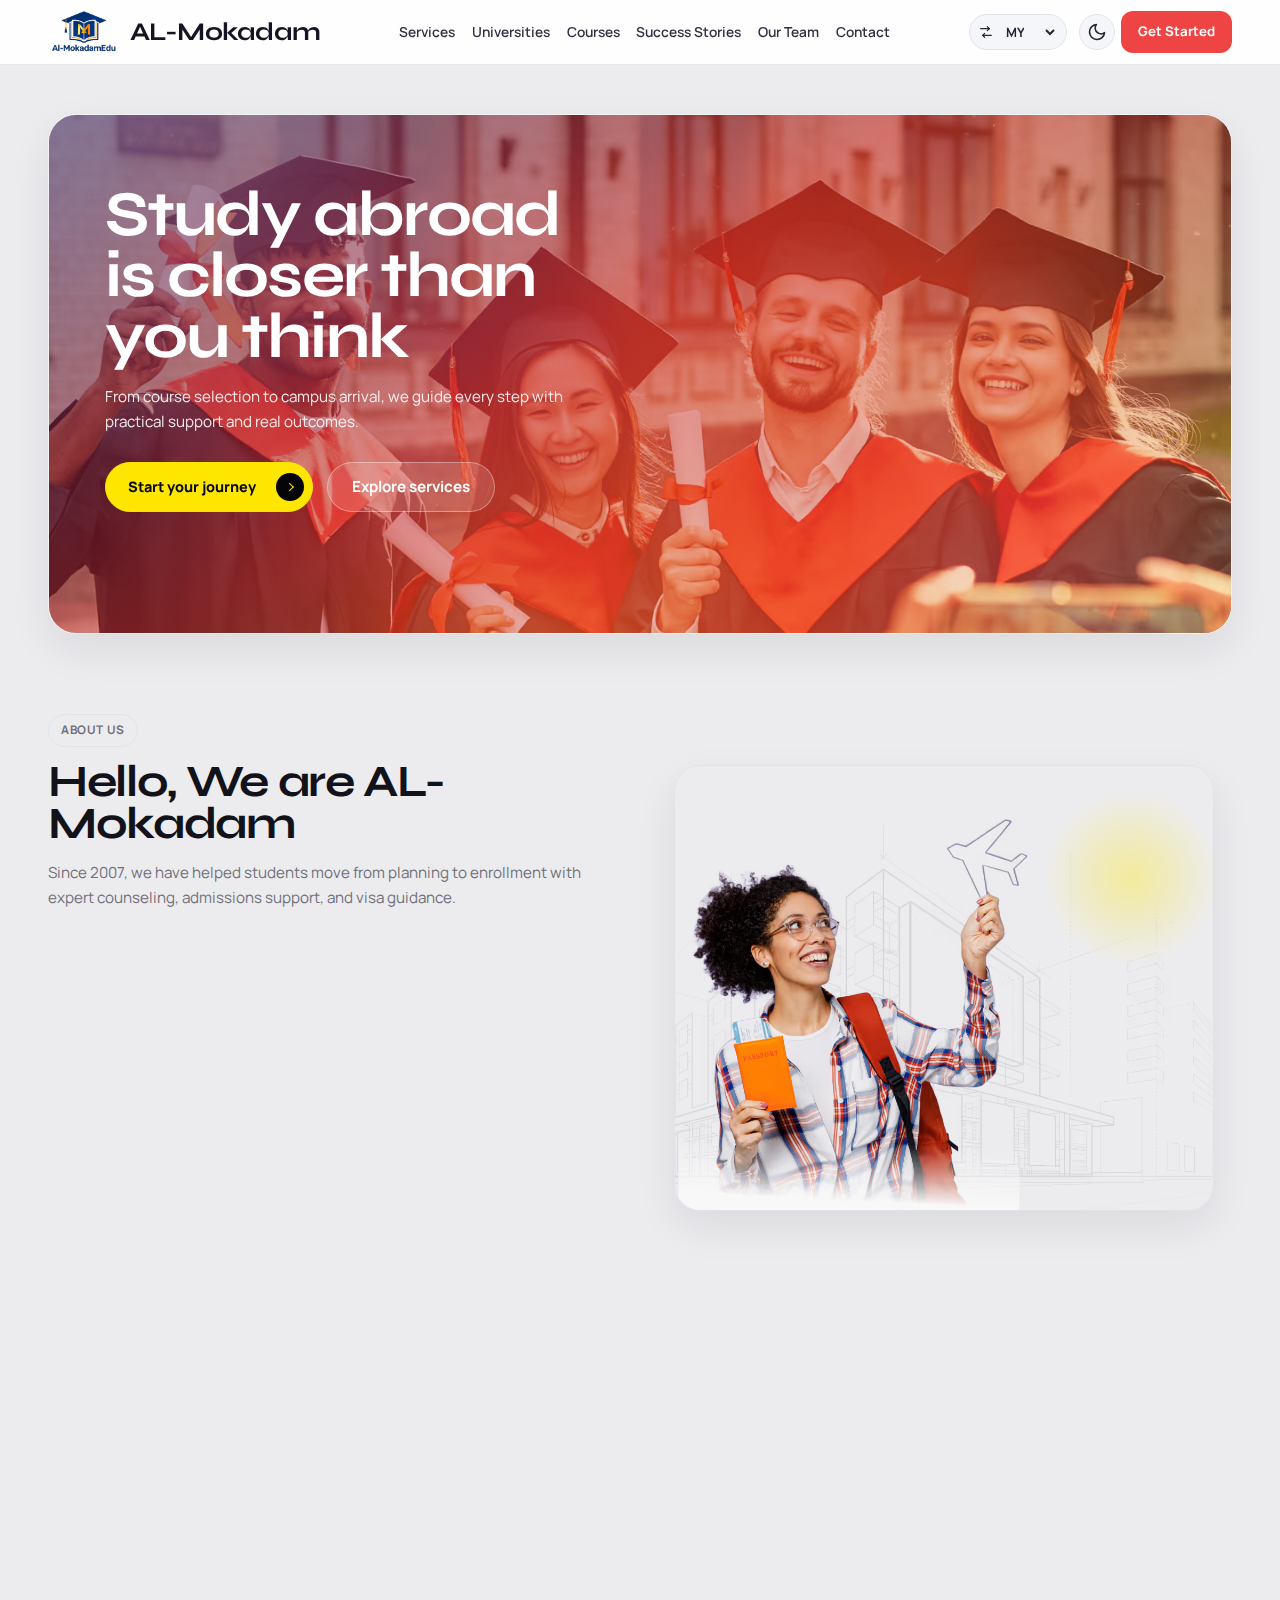
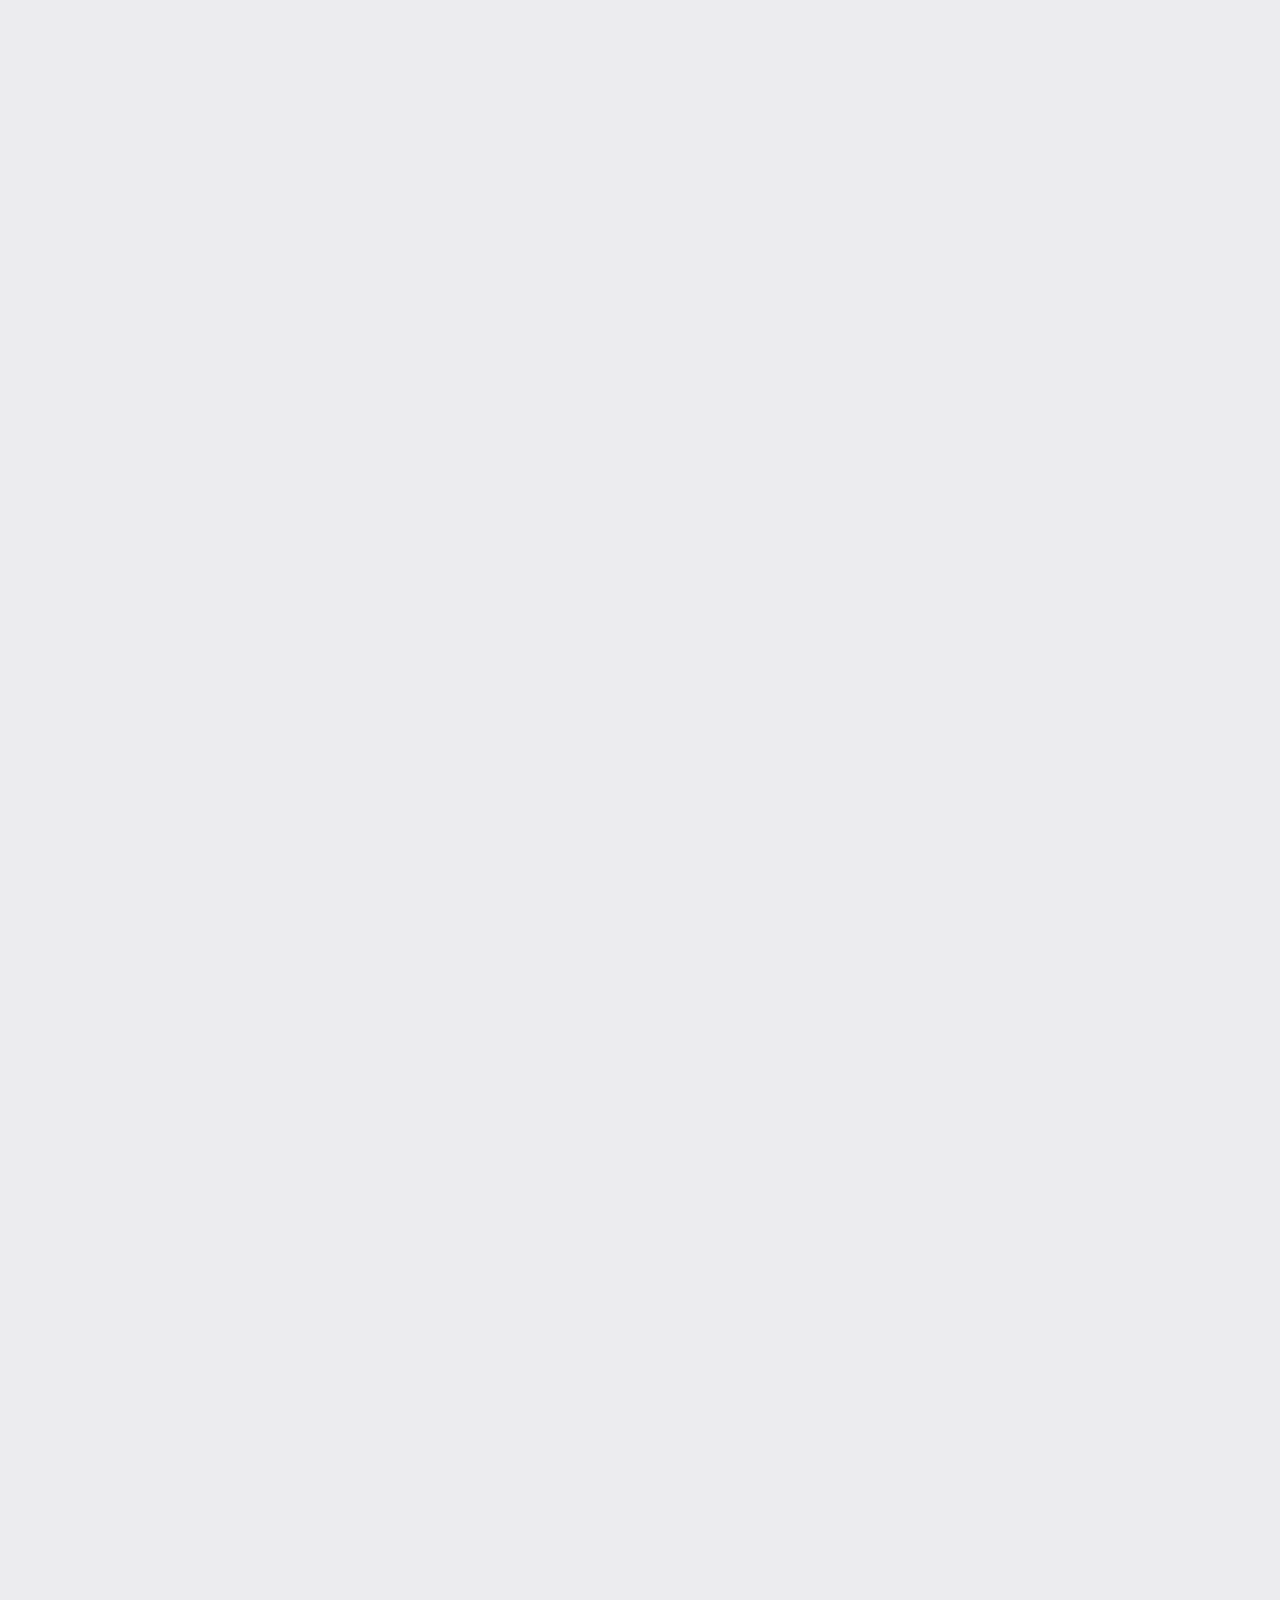
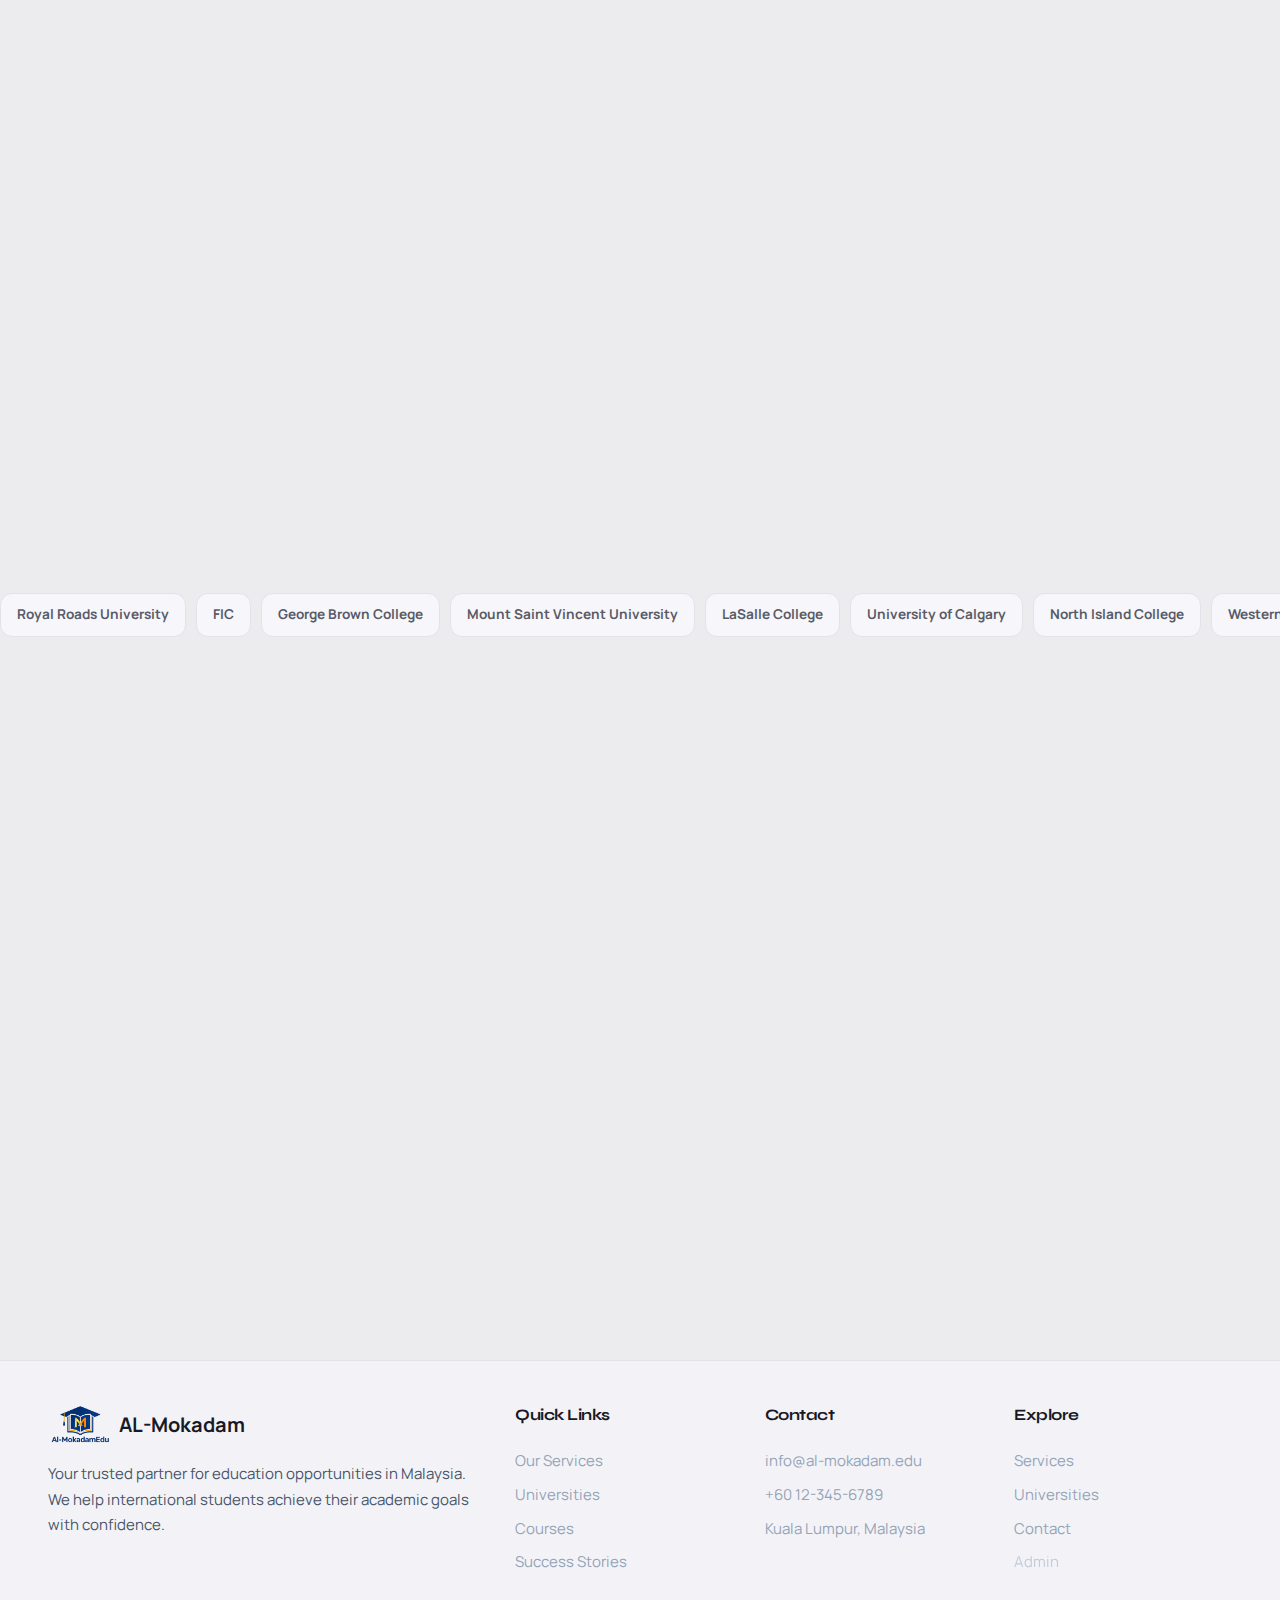
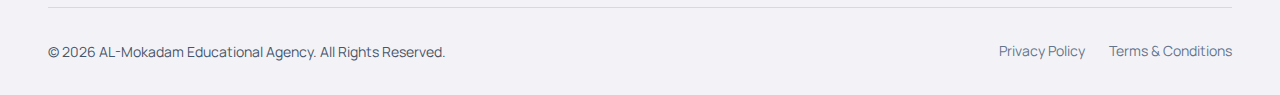
<file: index.html>
<!DOCTYPE html>
<html lang="en">
<head>
    <meta charset="UTF-8">
    <meta name="viewport" content="width=device-width, initial-scale=1.0">
    <meta name="description" content="AL-Mokadam Educational Agency - Your trusted partner for enrolling in Malaysian universities.">
    <meta name="keywords" content="study in Malaysia, Malaysian universities, education agency, international students, visa assistance">
    <title>AL-Mokadam Educational Agency | Study in Malaysia</title>

    <link rel="icon" type="image/png" href="assets/images/logo.png">
    <link rel="preconnect" href="https://fonts.googleapis.com">
    <link rel="preconnect" href="https://fonts.gstatic.com" crossorigin>
    <link href="https://fonts.googleapis.com/css2?family=Manrope:wght@400;500;600;700;800&family=Syne:wght@600;700;800&display=swap" rel="stylesheet">
    <link rel="stylesheet" href="css/styles.css">
</head>
<body class="home-page">
    <nav class="navbar" id="navbar">
        <div class="container">
            <a href="#" class="nav-logo">
                <img src="assets/images/logo.png" alt="AL-Mokadam Logo">
                <span>AL-Mokadam</span>
            </a>

            <ul class="nav-links" id="navLinks">
                <li><a href="#services">Services</a></li>
                <li><a href="pages/universities.html">Universities</a></li>
                <li><a href="pages/courses.html">Courses</a></li>
                <li><a href="#testimonials">Success Stories</a></li>
                <li><a href="#team">Our Team</a></li>
                <li><a href="pages/contact.html">Contact</a></li>
            </ul>

            <button class="theme-toggle" id="themeToggle" aria-label="Toggle dark mode" onclick="toggleTheme()">
                <svg xmlns="http://www.w3.org/2000/svg" width="20" height="20" viewBox="0 0 24 24" fill="none" stroke="currentColor" stroke-width="2" stroke-linecap="round" stroke-linejoin="round"><path d="M21 12.79A9 9 0 1 1 11.21 3 7 7 0 0 0 21 12.79z"/></svg>
            </button>

            <div class="nav-cta">
                <a href="#contact" class="btn btn-primary">Get Started</a>
            </div>

            <div class="nav-toggle" id="navToggle">
                <span></span>
                <span></span>
                <span></span>
            </div>
        </div>
    </nav>

    <section class="home-hero" id="hero">
        <div class="container">
            <div class="home-hero-card reveal">
                <img class="hero-cover" src="assets/HomePage/hero_section.jpg" alt="Students starting their study abroad journey">
                <img class="hero-gradient" src="assets/HomePage/gradient.svg" alt="">
                <div class="hero-overlay"></div>
                <div class="hero-content-wrap">
                    <h1>Study abroad is closer than you think</h1>
                    <p>From course selection to campus arrival, we guide every step with practical support and real outcomes.</p>
                    <div class="hero-buttons">
                        <a href="#contact" class="btn btn-hero-primary cta-pill"><span>Start your journey</span><span class="cta-arrow" aria-hidden="true"></span></a>
                        <a href="#services" class="btn btn-hero-ghost">Explore services</a>
                    </div>
                </div>
            </div>
        </div>
    </section>

    <section class="home-about section" id="why-malaysia">
        <div class="container">
            <div class="about-grid">
                <div class="about-copy reveal">
                    <span class="home-pill">About us</span>
                    <h2>Hello, We are AL-Mokadam</h2>
                    <p>Since 2007, we have helped students move from planning to enrollment with expert counseling, admissions support, and visa guidance.</p>
                    <div class="about-stats stagger-reveal">
                        <article class="stat-card">
                            <span class="stat-index">001</span>
                            <h3 class="stat-number">18</h3>
                            <p>Years of experience</p>
                        </article>
                        <article class="stat-card">
                            <span class="stat-index">002</span>
                            <h3 class="stat-number">230</h3>
                            <p>University partners</p>
                        </article>
                        <article class="stat-card stat-wide">
                            <span class="stat-index">003</span>
                            <h3 class="stat-number">9500</h3>
                            <p>Students successfully recruited</p>
                        </article>
                    </div>
                </div>
                <div class="about-image reveal">
                    <img src="assets/HomePage/Hello we are al mokaddam.avif" alt="Student planning education abroad">
                </div>
            </div>
        </div>
    </section>

    <section class="section home-services" id="services">
        <div class="container">
            <div class="split-header reveal">
                <div>
                    <span class="home-pill">What we do</span>
                    <h2>Services for students</h2>
                </div>
                <p>Everything needed to move from your first consultation to your first day on campus.</p>
            </div>
            <div class="services-grid stagger-reveal">
                <article class="service-card accent-blue">
                    <div class="service-dot"></div>
                    <h3>Student Counselling</h3>
                    <p>Advisors evaluate your profile and shortlist realistic pathways based on goals and budget.</p>
                </article>
                <article class="service-card accent-red">
                    <div class="service-dot"></div>
                    <h3>University & Program Matching</h3>
                    <p>We align your interests with suitable universities and programs for stronger admission outcomes.</p>
                </article>
                <article class="service-card accent-purple">
                    <div class="service-dot"></div>
                    <h3>Admission Processing</h3>
                    <p>From document checks to application submission, we manage deadlines and quality control.</p>
                </article>
                <article class="service-card accent-yellow">
                    <div class="service-dot"></div>
                    <h3>Visa Application Guidance</h3>
                    <p>Structured visa prep, interview readiness, and compliance support to reduce rejection risk.</p>
                </article>
            </div>
        </div>
    </section>

    <section class="section home-universities" id="universities">
        <div class="container">
            <div class="split-header reveal">
                <div>
                    <span class="home-pill">Partner network</span>
                    <h2>Discover top-rated universities</h2>
                </div>
                <a href="pages/universities.html" class="btn btn-outline">View all</a>
            </div>
            <div class="uni-grid stagger-reveal">
                <a href="pages/university-detail.html?id=upm" class="uni-card">
                    <div class="uni-logo-wrap"><span>UPM</span></div>
                    <h4>Universiti Putra Malaysia</h4>
                    <p class="uni-location">Selangor, Malaysia</p>
                </a>
                <a href="pages/university-detail.html?id=utm" class="uni-card">
                    <div class="uni-logo-wrap"><span>UTM</span></div>
                    <h4>Universiti Teknologi Malaysia</h4>
                    <p class="uni-location">Johor Bahru, Malaysia</p>
                </a>
                <a href="pages/university-detail.html?id=apu" class="uni-card">
                    <div class="uni-logo-wrap"><span>APU</span></div>
                    <h4>Asia Pacific University</h4>
                    <p class="uni-location">Kuala Lumpur, Malaysia</p>
                </a>
                <a href="pages/university-detail.html?id=um" class="uni-card">
                    <div class="uni-logo-wrap"><span>UM</span></div>
                    <h4>University of Malaya</h4>
                    <p class="uni-location">Kuala Lumpur, Malaysia</p>
                </a>
            </div>
        </div>
    </section>

    <section class="section home-testimonials" id="testimonials">
        <div class="container">
            <div class="split-header reveal">
                <div>
                    <span class="home-pill">Success stories</span>
                    <h2>What our students say</h2>
                </div>
                <a href="#contact" class="btn btn-highlight cta-pill"><span>See more reviews</span><span class="cta-arrow" aria-hidden="true"></span></a>
            </div>
            <div class="testimonial-layout stagger-reveal">
                <article class="testimonial-card">
                    <p>"I received my student permit quickly and the full process was clear from day one. The team handled details I did not even know I needed."</p>
                    <div class="testimonial-author">
                        <img src="assets/images/team-member-1.webp" alt="Student review">
                        <div>
                            <h4>Nazmus Sakib</h4>
                            <span>Brock University</span>
                        </div>
                    </div>
                </article>
                <article class="testimonial-featured">
                    <img src="assets/images/team-member-2.webp" alt="Student success story">
                    <h3>Azharuddin Khan</h3>
                    <span>University of Waikato, New Zealand</span>
                </article>
                <article class="testimonial-card">
                    <p>"From university selection to accommodation support, every step felt organized. I always had quick responses when I needed help."</p>
                    <div class="testimonial-author">
                        <img src="assets/images/testimonial-student.webp" alt="Student review">
                        <div>
                            <h4>Yeamim Hossain</h4>
                            <span>University of Windsor</span>
                        </div>
                    </div>
                </article>
            </div>
        </div>
    </section>

    <section class="section home-team" id="team">
        <div class="container">
            <div class="split-header reveal">
                <div>
                    <span class="home-pill">Our people</span>
                    <h2>Counselors you can rely on</h2>
                </div>
                <p>Experienced advisors focused on practical outcomes and transparent communication.</p>
            </div>
            <div class="team-grid stagger-reveal">
                <article class="team-card">
                    <img src="assets/images/team-member-1.webp" alt="Dr. Ahmad Mokadam">
                    <h4>Dr. Ahmad Mokadam</h4>
                    <p>Founder & Lead Counselor</p>
                </article>
                <article class="team-card">
                    <img src="assets/images/team-member-2.webp" alt="Fatima Hassan">
                    <h4>Fatima Hassan</h4>
                    <p>Senior Education Consultant</p>
                </article>
                <article class="team-card">
                    <img src="assets/images/finance.webp" alt="Omar Khalid">
                    <h4>Omar Khalid</h4>
                    <p>Visa & Admissions Specialist</p>
                </article>
            </div>
        </div>
    </section>

    <section class="section home-cta">
        <div class="container reveal">
            <h2>Get a <span>free counselling</span></h2>
            <p>Find your ideal study destination, apply with confidence, and connect with expert guidance counselors.</p>
            <a href="#contact" class="btn btn-highlight cta-pill"><span>Apply now</span><span class="cta-arrow" aria-hidden="true"></span></a>
        </div>
    </section>

    <section class="home-partners" aria-label="Partner institutions">
        <div class="partners-track">
            <span class="partner-pill">Royal Roads University</span>
            <span class="partner-pill">FIC</span>
            <span class="partner-pill">George Brown College</span>
            <span class="partner-pill">Mount Saint Vincent University</span>
            <span class="partner-pill">LaSalle College</span>
            <span class="partner-pill">University of Calgary</span>
            <span class="partner-pill">North Island College</span>
            <span class="partner-pill">Western Sydney University</span>
            <span class="partner-pill">Charles Sturt University</span>
            <span class="partner-pill">Royal Roads University</span>
            <span class="partner-pill">FIC</span>
            <span class="partner-pill">George Brown College</span>
            <span class="partner-pill">Mount Saint Vincent University</span>
            <span class="partner-pill">LaSalle College</span>
            <span class="partner-pill">University of Calgary</span>
            <span class="partner-pill">North Island College</span>
            <span class="partner-pill">Western Sydney University</span>
            <span class="partner-pill">Charles Sturt University</span>
        </div>
    </section>

    <section class="section home-contact" id="contact">
        <div class="container">
            <div class="contact-shell reveal">
                <div class="contact-intro">
                    <span class="home-pill">Get in touch</span>
                    <h3>Start your journey with a free consultation</h3>
                    <ul>
                        <li>Email: info@al-mokadam.edu</li>
                        <li>Phone: +60 12-345-6789</li>
                        <li>Office hours: Mon-Fri, 9:00 AM - 6:00 PM</li>
                    </ul>
                </div>
                <div class="contact-form" id="contactForm">
                    <form id="inquiryForm">
                        <div class="form-row">
                            <div class="form-group">
                                <label for="name">Full Name *</label>
                                <input type="text" id="name" name="name" required placeholder="Enter your full name">
                            </div>
                            <div class="form-group">
                                <label for="email">Email Address *</label>
                                <input type="email" id="email" name="email" required placeholder="Enter your email">
                            </div>
                        </div>

                        <div class="form-row">
                            <div class="form-group">
                                <label for="phone">Phone Number</label>
                                <input type="tel" id="phone" name="phone" placeholder="Enter your phone number">
                            </div>
                            <div class="form-group">
                                <label for="country">Country of Origin</label>
                                <input type="text" id="country" name="country" placeholder="Your country">
                            </div>
                        </div>

                        <div class="form-group">
                            <label for="interest">Interested Course</label>
                            <select id="interest" name="interest">
                                <option value="">Select a field of study</option>
                                <option value="computer-science">Computer Science & IT</option>
                                <option value="medicine">Medicine & Health Sciences</option>
                                <option value="engineering">Engineering</option>
                                <option value="business">Business & Finance</option>
                                <option value="arts">Arts & Design</option>
                                <option value="science">Science & Research</option>
                                <option value="other">Other</option>
                            </select>
                        </div>

                        <div class="form-group">
                            <label for="message">Your Message</label>
                            <textarea id="message" name="message" placeholder="Tell us about your education goals..."></textarea>
                        </div>

                        <button type="submit" class="btn btn-highlight">Send inquiry</button>
                    </form>

                    <div class="form-success" id="formSuccess">
                        <svg xmlns="http://www.w3.org/2000/svg" fill="none" viewBox="0 0 24 24" stroke="currentColor">
                            <path stroke-linecap="round" stroke-linejoin="round" stroke-width="2" d="M9 12l2 2 4-4m6 2a9 9 0 11-18 0 9 9 0 0118 0z" />
                        </svg>
                        <h4>Thank You!</h4>
                        <p>Your inquiry has been submitted. We'll contact you within 24 hours.</p>
                    </div>
                </div>
            </div>
        </div>
    </section>

    <footer class="footer home-footer">
        <div class="container">
            <div class="footer-grid">
                <div class="footer-brand">
                    <div class="footer-logo">
                        <img src="assets/images/logo.png" alt="AL-Mokadam Logo">
                        <span>AL-Mokadam</span>
                    </div>
                    <p>Your trusted partner for education opportunities in Malaysia. We help international students achieve their academic goals with confidence.</p>
                </div>

                <div class="footer-links">
                    <h4>Quick Links</h4>
                    <ul>
                        <li><a href="#services">Our Services</a></li>
                        <li><a href="#universities">Universities</a></li>
                        <li><a href="pages/courses.html">Courses</a></li>
                        <li><a href="#testimonials">Success Stories</a></li>
                    </ul>
                </div>

                <div class="footer-links">
                    <h4>Contact</h4>
                    <ul>
                        <li><a href="mailto:info@al-mokadam.edu">info@al-mokadam.edu</a></li>
                        <li><a href="tel:+60123456789">+60 12-345-6789</a></li>
                        <li><a href="#">Kuala Lumpur, Malaysia</a></li>
                    </ul>
                </div>

                <div class="footer-links">
                    <h4>Explore</h4>
                    <ul>
                        <li><a href="pages/services.html">Services</a></li>
                        <li><a href="pages/universities.html">Universities</a></li>
                        <li><a href="pages/contact.html">Contact</a></li>
                        <li><a href="admin.html" style="opacity: 0.5;">Admin</a></li>
                    </ul>
                </div>
            </div>

            <div class="footer-bottom">
                <p>&copy; 2026 AL-Mokadam Educational Agency. All Rights Reserved.</p>
                <div class="footer-bottom-links">
                    <a href="#">Privacy Policy</a>
                    <a href="#">Terms & Conditions</a>
                </div>
            </div>
        </div>
    </footer>

    <script src="js/dark-mode.js"></script>
    <script src="js/currency.js"></script>
    <script src="js/main.js"></script>
    <script src="js/firebase-config.js"></script>
</body>
</html>
</file>
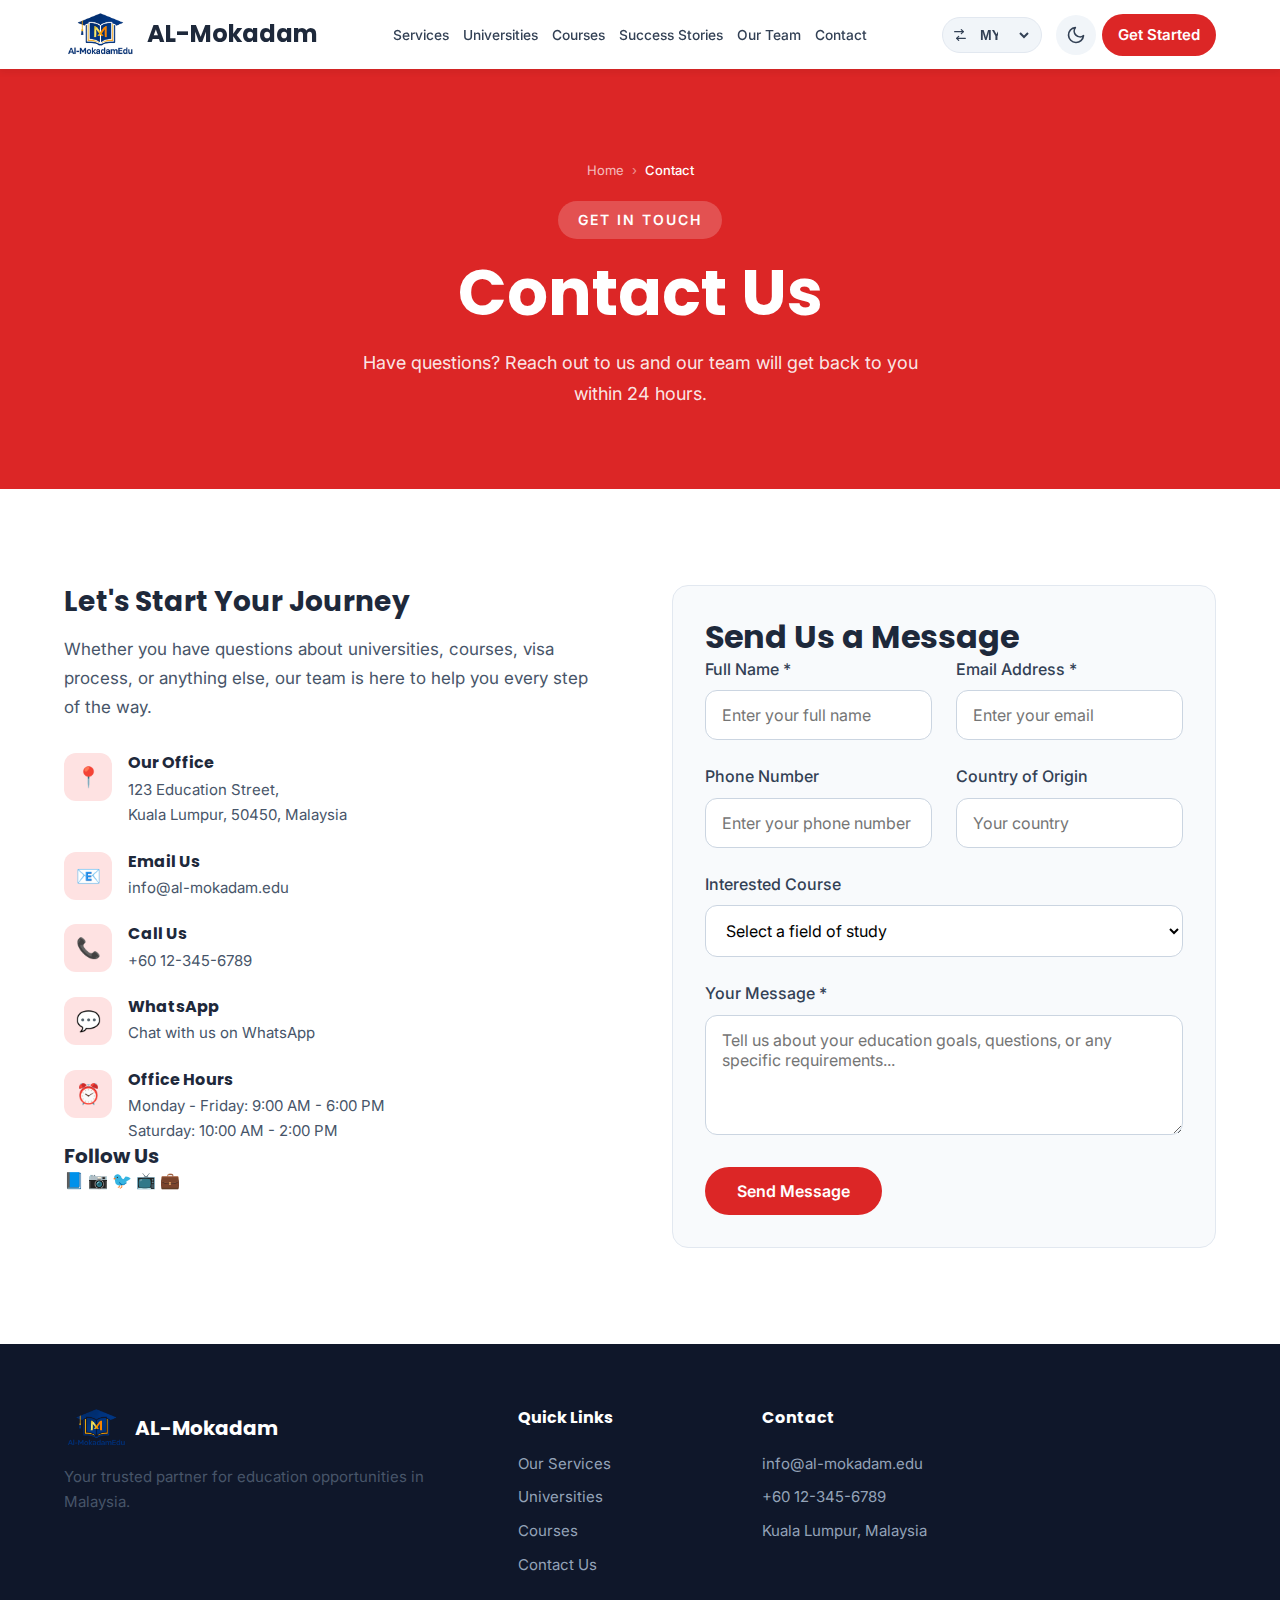
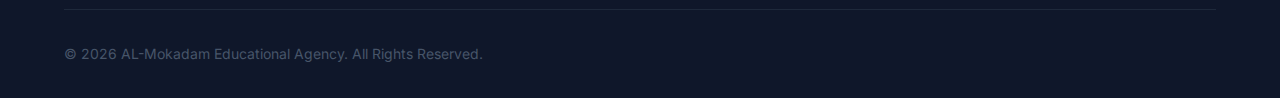
<file: pages/contact.html>
<!DOCTYPE html>
<html lang="en">
<head>
    <meta charset="UTF-8">
    <meta name="viewport" content="width=device-width, initial-scale=1.0">
    <meta name="description" content="Contact Us - Get in touch with AL-Mokadam Educational Agency for free consultation about studying in Malaysia.">
    <title>Contact Us | AL-Mokadam Educational Agency</title>
    
    <link rel="icon" type="image/png" href="../assets/images/logo.png">
    <link rel="preconnect" href="https://fonts.googleapis.com">
    <link rel="preconnect" href="https://fonts.gstatic.com" crossorigin>
    <link rel="stylesheet" href="../css/styles.css">
</head>
<body>
    <!-- Navigation -->
    <nav class="navbar scrolled" id="navbar">
        <div class="container">
            <a href="../index.html" class="nav-logo">
                <img src="../assets/images/logo.png" alt="AL-Mokadam Logo">
                <span>AL-Mokadam</span>
            </a>
            
            <ul class="nav-links" id="navLinks">
                <li><a href="services.html">Services</a></li>
                <li><a href="universities.html">Universities</a></li>
                <li><a href="courses.html">Courses</a></li>
                <li><a href="../index.html#testimonials">Success Stories</a></li>
                <li><a href="../index.html#team">Our Team</a></li>
                <li><a href="contact.html" class="active">Contact</a></li>
            </ul>
            
            <button class="theme-toggle" id="themeToggle" aria-label="Toggle dark mode" onclick="toggleTheme()">
                <svg xmlns="http://www.w3.org/2000/svg" width="20" height="20" viewBox="0 0 24 24" fill="none" stroke="currentColor" stroke-width="2" stroke-linecap="round" stroke-linejoin="round"><path d="M21 12.79A9 9 0 1 1 11.21 3 7 7 0 0 0 21 12.79z"/></svg>
            </button>
            
            <div class="nav-cta">
                <a href="contact.html" class="btn btn-primary">Get Started</a>
            </div>
            
            <div class="nav-toggle" id="navToggle">
                <span></span>
                <span></span>
                <span></span>
            </div>
        </div>
    </nav>

    <!-- Page Header -->
    <section class="page-header">
        <div class="container">
            <!-- Breadcrumb -->
            <nav class="breadcrumb-header" aria-label="Breadcrumb">
                <ol class="breadcrumb-list-header">
                    <li><a href="../index.html">Home</a></li>
                    <li class="breadcrumb-sep">›</li>
                    <li class="breadcrumb-active">Contact</li>
                </ol>
            </nav>
            <span class="subtitle">Get In Touch</span>
            <h1>Contact Us</h1>
            <p>Have questions? Reach out to us and our team will get back to you within 24 hours.</p>
        </div>
    </section>

    <!-- Contact Section -->
    <section class="section contact-page">
        <div class="container">
            <div class="contact-grid">
                <div class="contact-info reveal">
                    <h3>Let's Start Your Journey</h3>
                    <p>Whether you have questions about universities, courses, visa process, or anything else, our team is here to help you every step of the way.</p>
                    
                    <div class="contact-details">
                        <div class="contact-item">
                            <div class="contact-item-icon">📍</div>
                            <div class="contact-item-content">
                                <h4>Our Office</h4>
                                <p>123 Education Street,<br>Kuala Lumpur, 50450, Malaysia</p>
                            </div>
                        </div>
                        
                        <div class="contact-item">
                            <div class="contact-item-icon">📧</div>
                            <div class="contact-item-content">
                                <h4>Email Us</h4>
                                <p><a href="mailto:info@al-mokadam.edu">info@al-mokadam.edu</a></p>
                            </div>
                        </div>
                        
                        <div class="contact-item">
                            <div class="contact-item-icon">📞</div>
                            <div class="contact-item-content">
                                <h4>Call Us</h4>
                                <p><a href="tel:+60123456789">+60 12-345-6789</a></p>
                            </div>
                        </div>
                        
                        <div class="contact-item">
                            <div class="contact-item-icon">💬</div>
                            <div class="contact-item-content">
                                <h4>WhatsApp</h4>
                                <p><a href="https://wa.me/60123456789">Chat with us on WhatsApp</a></p>
                            </div>
                        </div>
                        
                        <div class="contact-item">
                            <div class="contact-item-icon">⏰</div>
                            <div class="contact-item-content">
                                <h4>Office Hours</h4>
                                <p>Monday - Friday: 9:00 AM - 6:00 PM<br>Saturday: 10:00 AM - 2:00 PM</p>
                            </div>
                        </div>
                    </div>

                    <div class="contact-social">
                        <h4>Follow Us</h4>
                        <div class="social-links">
                            <a href="#" aria-label="Facebook">📘</a>
                            <a href="#" aria-label="Instagram">📷</a>
                            <a href="#" aria-label="Twitter">🐦</a>
                            <a href="#" aria-label="YouTube">📺</a>
                            <a href="#" aria-label="LinkedIn">💼</a>
                        </div>
                    </div>
                </div>
                
                <div class="contact-form reveal" id="contactForm">
                    <h3>Send Us a Message</h3>
                    <form id="inquiryForm">
                        <div class="form-row">
                            <div class="form-group">
                                <label for="name">Full Name *</label>
                                <input type="text" id="name" name="name" required placeholder="Enter your full name">
                            </div>
                            
                            <div class="form-group">
                                <label for="email">Email Address *</label>
                                <input type="email" id="email" name="email" required placeholder="Enter your email">
                            </div>
                        </div>
                        
                        <div class="form-row">
                            <div class="form-group">
                                <label for="phone">Phone Number</label>
                                <input type="tel" id="phone" name="phone" placeholder="Enter your phone number">
                            </div>
                            
                            <div class="form-group">
                                <label for="country">Country of Origin</label>
                                <input type="text" id="country" name="country" placeholder="Your country">
                            </div>
                        </div>
                        
                        <div class="form-group">
                            <label for="interest">Interested Course</label>
                            <select id="interest" name="interest">
                                <option value="">Select a field of study</option>
                                <option value="computer-science">Computer Science & IT</option>
                                <option value="medicine">Medicine & Health Sciences</option>
                                <option value="engineering">Engineering</option>
                                <option value="business">Business & Finance</option>
                                <option value="arts">Arts & Design</option>
                                <option value="science">Science & Research</option>
                                <option value="other">Other</option>
                            </select>
                        </div>
                        
                        <div class="form-group">
                            <label for="message">Your Message *</label>
                            <textarea id="message" name="message" required placeholder="Tell us about your education goals, questions, or any specific requirements..."></textarea>
                        </div>
                        
                        <button type="submit" class="btn btn-primary">Send Message</button>
                    </form>
                    
                    <div class="form-success" id="formSuccess">
                        <svg xmlns="http://www.w3.org/2000/svg" fill="none" viewBox="0 0 24 24" stroke="currentColor">
                            <path stroke-linecap="round" stroke-linejoin="round" stroke-width="2" d="M9 12l2 2 4-4m6 2a9 9 0 11-18 0 9 9 0 0118 0z" />
                        </svg>
                        <h4>Thank You!</h4>
                        <p>Your message has been sent successfully. Our team will contact you within 24 hours.</p>
                    </div>
                </div>
            </div>
        </div>
    </section>

    <!-- Footer -->
    <footer class="footer">
        <div class="container">
            <div class="footer-grid">
                <div class="footer-brand">
                    <div class="footer-logo">
                        <img src="../assets/images/logo.png" alt="AL-Mokadam Logo">
                        <span>AL-Mokadam</span>
                    </div>
                    <p>Your trusted partner for education opportunities in Malaysia.</p>
                </div>
                
                <div class="footer-links">
                    <h4>Quick Links</h4>
                    <ul>
                        <li><a href="services.html">Our Services</a></li>
                        <li><a href="universities.html">Universities</a></li>
                        <li><a href="courses.html">Courses</a></li>
                        <li><a href="contact.html">Contact Us</a></li>
                    </ul>
                </div>
                
                <div class="footer-links">
                    <h4>Contact</h4>
                    <ul>
                        <li><a href="mailto:info@al-mokadam.edu">info@al-mokadam.edu</a></li>
                        <li><a href="tel:+60123456789">+60 12-345-6789</a></li>
                        <li><a href="#">Kuala Lumpur, Malaysia</a></li>
                    </ul>
                </div>
            </div>
            
            <div class="footer-bottom">
                <p>&copy; 2026 AL-Mokadam Educational Agency. All Rights Reserved.</p>
            </div>
        </div>
    </footer>

    <script src="../js/dark-mode.js"></script>
    <script src="../js/currency.js"></script>
    <script src="../js/main.js"></script>
    <script src="../js/firebase-config.js"></script>
</body>
</html>
</file>
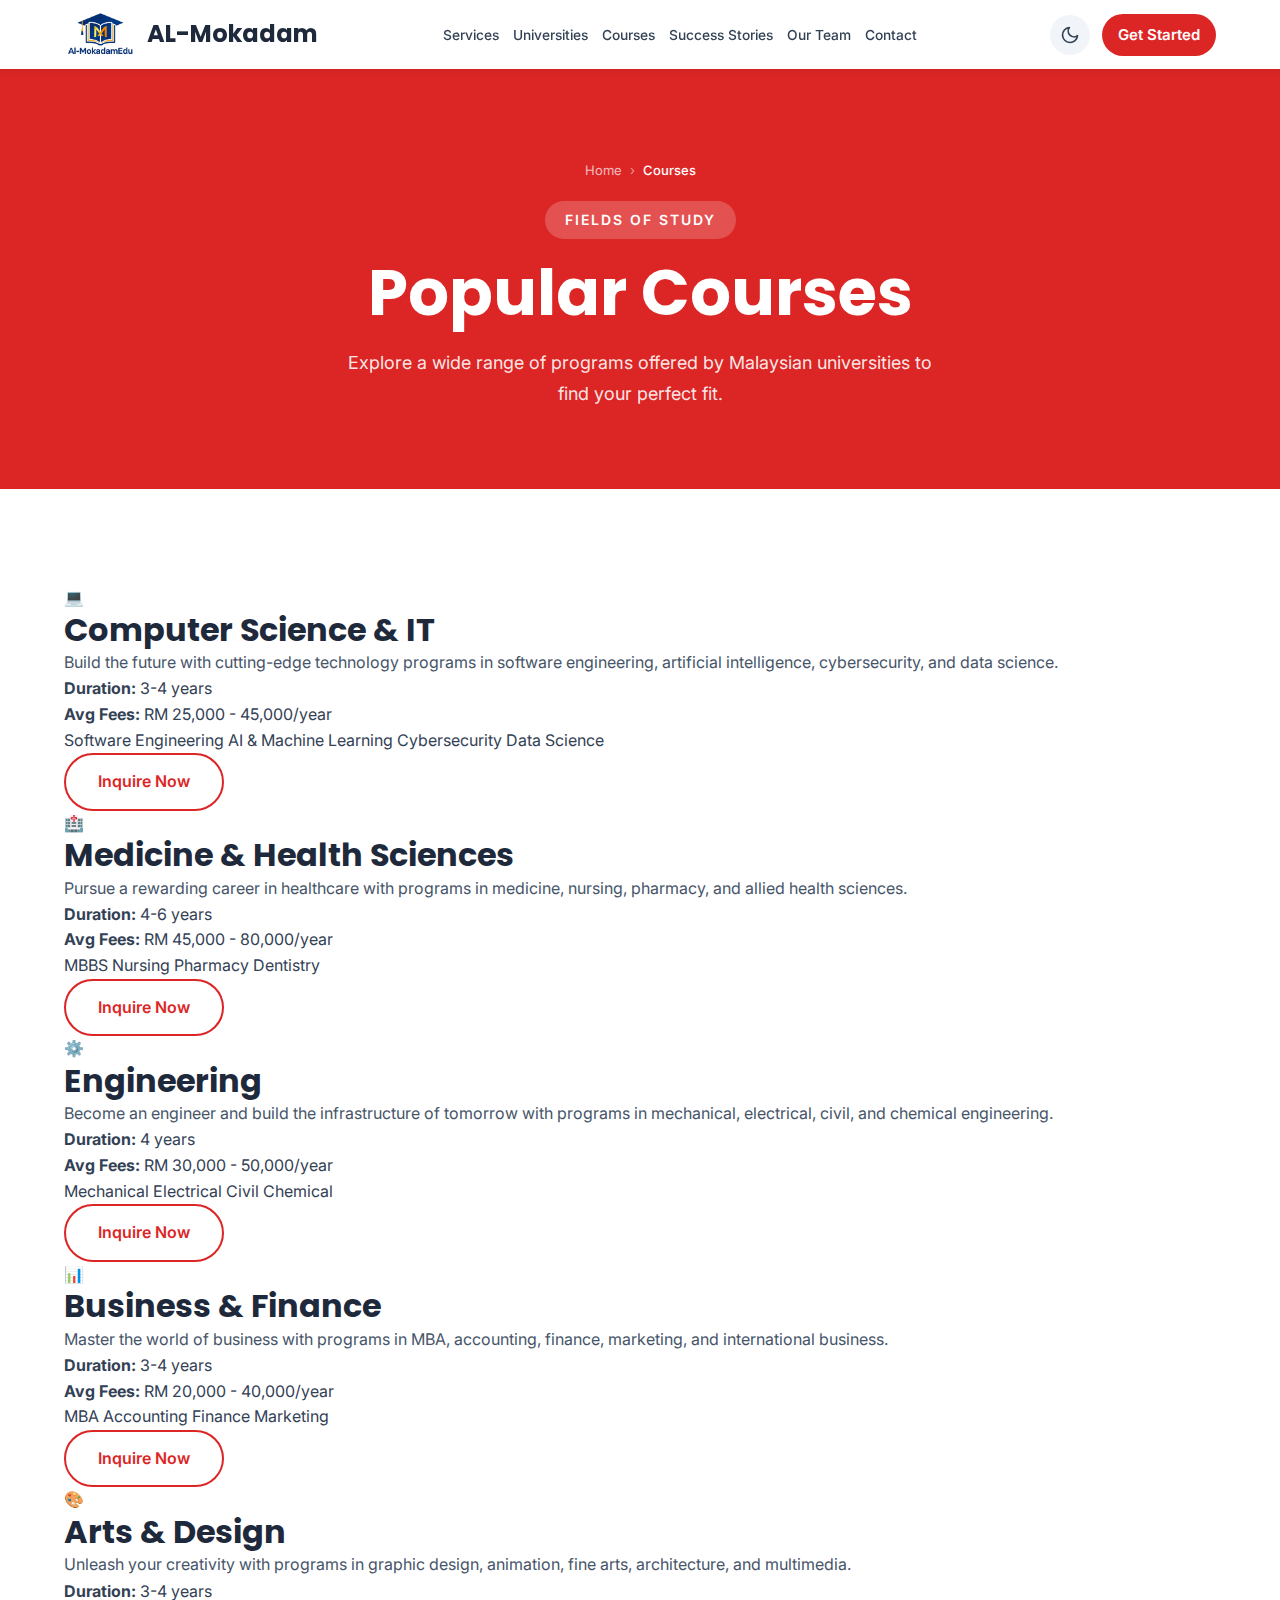
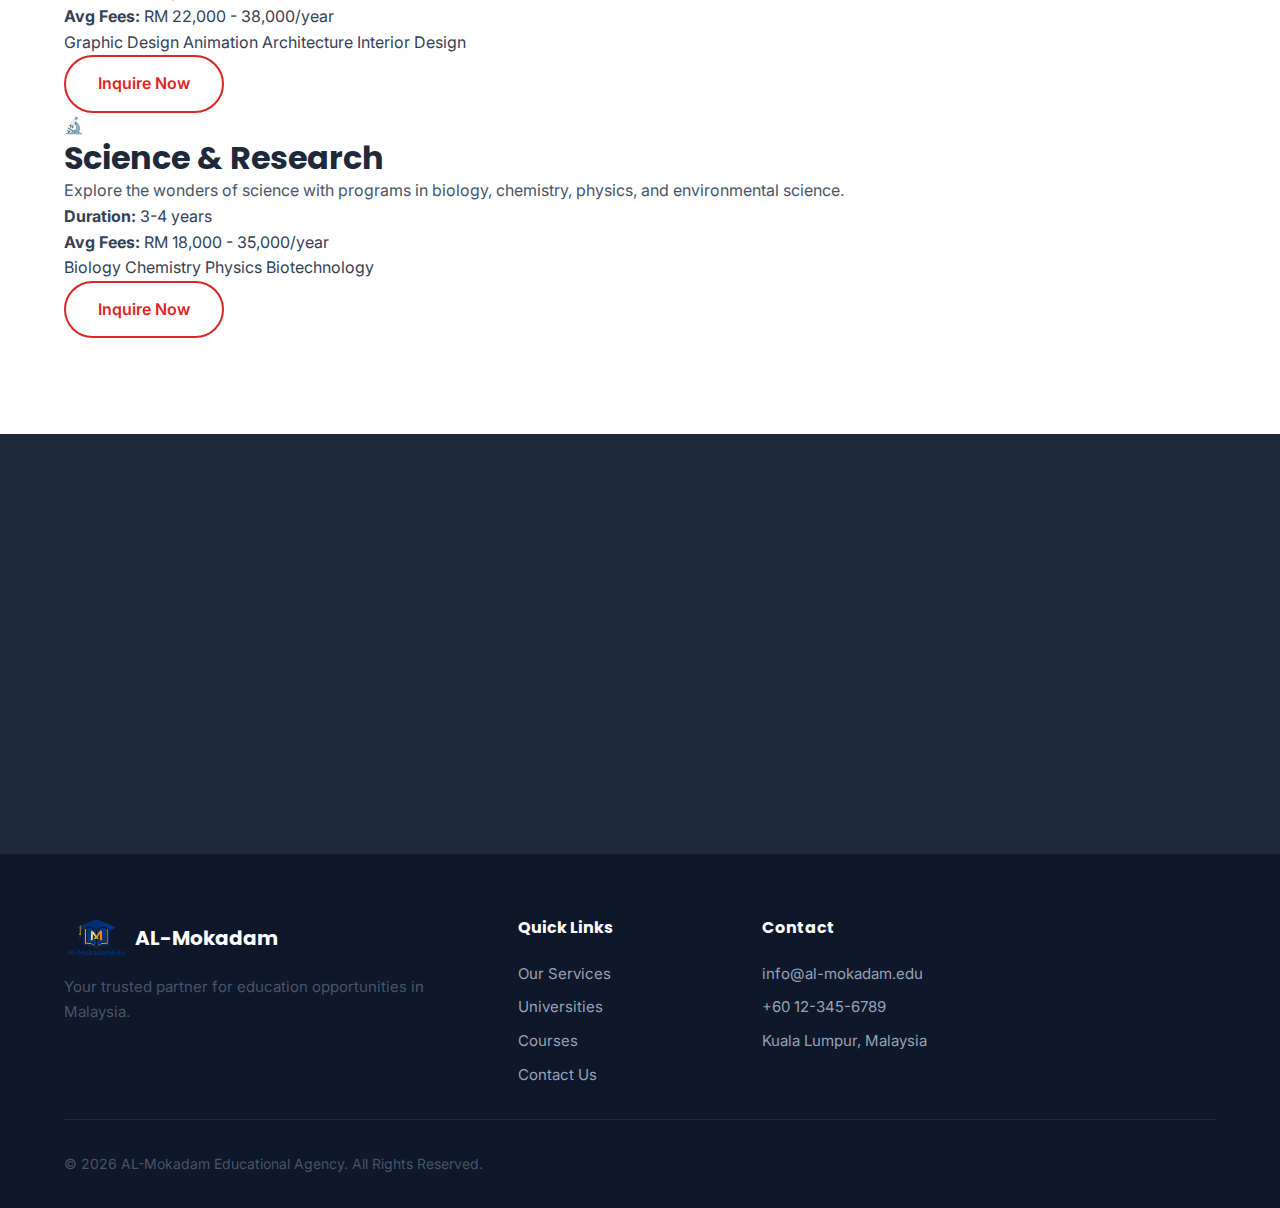
<file: pages/courses.html>
<!DOCTYPE html>
<html lang="en">
<head>
    <meta charset="UTF-8">
    <meta name="viewport" content="width=device-width, initial-scale=1.0">
    <meta name="description" content="Courses - Explore popular fields of study available at Malaysian universities with AL-Mokadam Educational Agency.">
    <title>Courses | AL-Mokadam Educational Agency</title>
    
    <link rel="icon" type="image/png" href="../assets/images/logo.png">
    <link rel="preconnect" href="https://fonts.googleapis.com">
    <link rel="preconnect" href="https://fonts.gstatic.com" crossorigin>
    <link rel="stylesheet" href="../css/styles.css">
</head>
<body>
    <!-- Navigation -->
    <nav class="navbar scrolled" id="navbar">
        <div class="container">
            <a href="../index.html" class="nav-logo">
                <img src="../assets/images/logo.png" alt="AL-Mokadam Logo">
                <span>AL-Mokadam</span>
            </a>
            
            <ul class="nav-links" id="navLinks">
                <li><a href="services.html">Services</a></li>
                <li><a href="universities.html">Universities</a></li>
                <li><a href="courses.html" class="active">Courses</a></li>
                <li><a href="../index.html#testimonials">Success Stories</a></li>
                <li><a href="../index.html#team">Our Team</a></li>
                <li><a href="contact.html">Contact</a></li>
            </ul>
            
            <button class="theme-toggle" id="themeToggle" aria-label="Toggle dark mode" onclick="toggleTheme()">
                <svg xmlns="http://www.w3.org/2000/svg" width="20" height="20" viewBox="0 0 24 24" fill="none" stroke="currentColor" stroke-width="2" stroke-linecap="round" stroke-linejoin="round"><path d="M21 12.79A9 9 0 1 1 11.21 3 7 7 0 0 0 21 12.79z"/></svg>
            </button>
            
            <div class="nav-cta">
                <a href="contact.html" class="btn btn-primary">Get Started</a>
            </div>
            
            <div class="nav-toggle" id="navToggle">
                <span></span>
                <span></span>
                <span></span>
            </div>
        </div>
    </nav>

    <!-- Page Header -->
    <section class="page-header">
        <div class="container">
            <!-- Breadcrumb -->
            <nav class="breadcrumb-header" aria-label="Breadcrumb">
                <ol class="breadcrumb-list-header">
                    <li><a href="../index.html">Home</a></li>
                    <li class="breadcrumb-sep">›</li>
                    <li class="breadcrumb-active">Courses</li>
                </ol>
            </nav>
            <span class="subtitle">Fields of Study</span>
            <h1>Popular Courses</h1>
            <p>Explore a wide range of programs offered by Malaysian universities to find your perfect fit.</p>
        </div>
    </section>

    <!-- Courses Grid Section -->
    <section class="section courses-page">
        <div class="container">
            <div class="courses-page-grid stagger-reveal">
                <div class="course-page-card glass-card">
                    <div class="course-page-icon">💻</div>
                    <h3>Computer Science & IT</h3>
                    <p>Build the future with cutting-edge technology programs in software engineering, artificial intelligence, cybersecurity, and data science.</p>
                    <div class="course-details">
                        <div class="course-detail-item">
                            <strong>Duration:</strong> 3-4 years
                        </div>
                        <div class="course-detail-item">
                            <strong>Avg Fees:</strong> RM 25,000 - 45,000/year
                        </div>
                    </div>
                    <div class="course-programs">
                        <span>Software Engineering</span>
                        <span>AI & Machine Learning</span>
                        <span>Cybersecurity</span>
                        <span>Data Science</span>
                    </div>
                    <a href="contact.html" class="btn btn-outline">Inquire Now</a>
                </div>

                <div class="course-page-card glass-card">
                    <div class="course-page-icon">🏥</div>
                    <h3>Medicine & Health Sciences</h3>
                    <p>Pursue a rewarding career in healthcare with programs in medicine, nursing, pharmacy, and allied health sciences.</p>
                    <div class="course-details">
                        <div class="course-detail-item">
                            <strong>Duration:</strong> 4-6 years
                        </div>
                        <div class="course-detail-item">
                            <strong>Avg Fees:</strong> RM 45,000 - 80,000/year
                        </div>
                    </div>
                    <div class="course-programs">
                        <span>MBBS</span>
                        <span>Nursing</span>
                        <span>Pharmacy</span>
                        <span>Dentistry</span>
                    </div>
                    <a href="contact.html" class="btn btn-outline">Inquire Now</a>
                </div>

                <div class="course-page-card glass-card">
                    <div class="course-page-icon">⚙️</div>
                    <h3>Engineering</h3>
                    <p>Become an engineer and build the infrastructure of tomorrow with programs in mechanical, electrical, civil, and chemical engineering.</p>
                    <div class="course-details">
                        <div class="course-detail-item">
                            <strong>Duration:</strong> 4 years
                        </div>
                        <div class="course-detail-item">
                            <strong>Avg Fees:</strong> RM 30,000 - 50,000/year
                        </div>
                    </div>
                    <div class="course-programs">
                        <span>Mechanical</span>
                        <span>Electrical</span>
                        <span>Civil</span>
                        <span>Chemical</span>
                    </div>
                    <a href="contact.html" class="btn btn-outline">Inquire Now</a>
                </div>

                <div class="course-page-card glass-card">
                    <div class="course-page-icon">📊</div>
                    <h3>Business & Finance</h3>
                    <p>Master the world of business with programs in MBA, accounting, finance, marketing, and international business.</p>
                    <div class="course-details">
                        <div class="course-detail-item">
                            <strong>Duration:</strong> 3-4 years
                        </div>
                        <div class="course-detail-item">
                            <strong>Avg Fees:</strong> RM 20,000 - 40,000/year
                        </div>
                    </div>
                    <div class="course-programs">
                        <span>MBA</span>
                        <span>Accounting</span>
                        <span>Finance</span>
                        <span>Marketing</span>
                    </div>
                    <a href="contact.html" class="btn btn-outline">Inquire Now</a>
                </div>

                <div class="course-page-card glass-card">
                    <div class="course-page-icon">🎨</div>
                    <h3>Arts & Design</h3>
                    <p>Unleash your creativity with programs in graphic design, animation, fine arts, architecture, and multimedia.</p>
                    <div class="course-details">
                        <div class="course-detail-item">
                            <strong>Duration:</strong> 3-4 years
                        </div>
                        <div class="course-detail-item">
                            <strong>Avg Fees:</strong> RM 22,000 - 38,000/year
                        </div>
                    </div>
                    <div class="course-programs">
                        <span>Graphic Design</span>
                        <span>Animation</span>
                        <span>Architecture</span>
                        <span>Interior Design</span>
                    </div>
                    <a href="contact.html" class="btn btn-outline">Inquire Now</a>
                </div>

                <div class="course-page-card glass-card">
                    <div class="course-page-icon">🔬</div>
                    <h3>Science & Research</h3>
                    <p>Explore the wonders of science with programs in biology, chemistry, physics, and environmental science.</p>
                    <div class="course-details">
                        <div class="course-detail-item">
                            <strong>Duration:</strong> 3-4 years
                        </div>
                        <div class="course-detail-item">
                            <strong>Avg Fees:</strong> RM 18,000 - 35,000/year
                        </div>
                    </div>
                    <div class="course-programs">
                        <span>Biology</span>
                        <span>Chemistry</span>
                        <span>Physics</span>
                        <span>Biotechnology</span>
                    </div>
                    <a href="contact.html" class="btn btn-outline">Inquire Now</a>
                </div>
            </div>
        </div>
    </section>

    <!-- CTA Section -->
    <section class="section cta">
        <div class="container reveal">
            <h2>Need Help Choosing a Course?</h2>
            <p>Our counselors will help you find the perfect program based on your interests and career goals!</p>
            <a href="contact.html" class="btn btn-primary">Get Free Consultation</a>
        </div>
    </section>

    <!-- Footer -->
    <footer class="footer">
        <div class="container">
            <div class="footer-grid">
                <div class="footer-brand">
                    <div class="footer-logo">
                        <img src="../assets/images/logo.png" alt="AL-Mokadam Logo">
                        <span>AL-Mokadam</span>
                    </div>
                    <p>Your trusted partner for education opportunities in Malaysia.</p>
                </div>
                
                <div class="footer-links">
                    <h4>Quick Links</h4>
                    <ul>
                        <li><a href="services.html">Our Services</a></li>
                        <li><a href="universities.html">Universities</a></li>
                        <li><a href="courses.html">Courses</a></li>
                        <li><a href="contact.html">Contact Us</a></li>
                    </ul>
                </div>
                
                <div class="footer-links">
                    <h4>Contact</h4>
                    <ul>
                        <li><a href="mailto:info@al-mokadam.edu">info@al-mokadam.edu</a></li>
                        <li><a href="tel:+60123456789">+60 12-345-6789</a></li>
                        <li><a href="#">Kuala Lumpur, Malaysia</a></li>
                    </ul>
                </div>
            </div>
            
            <div class="footer-bottom">
                <p>&copy; 2026 AL-Mokadam Educational Agency. All Rights Reserved.</p>
            </div>
        </div>
    </footer>

    <script src="../js/dark-mode.js"></script>
    <script src="../js/main.js"></script>
</body>
</html>
</file>
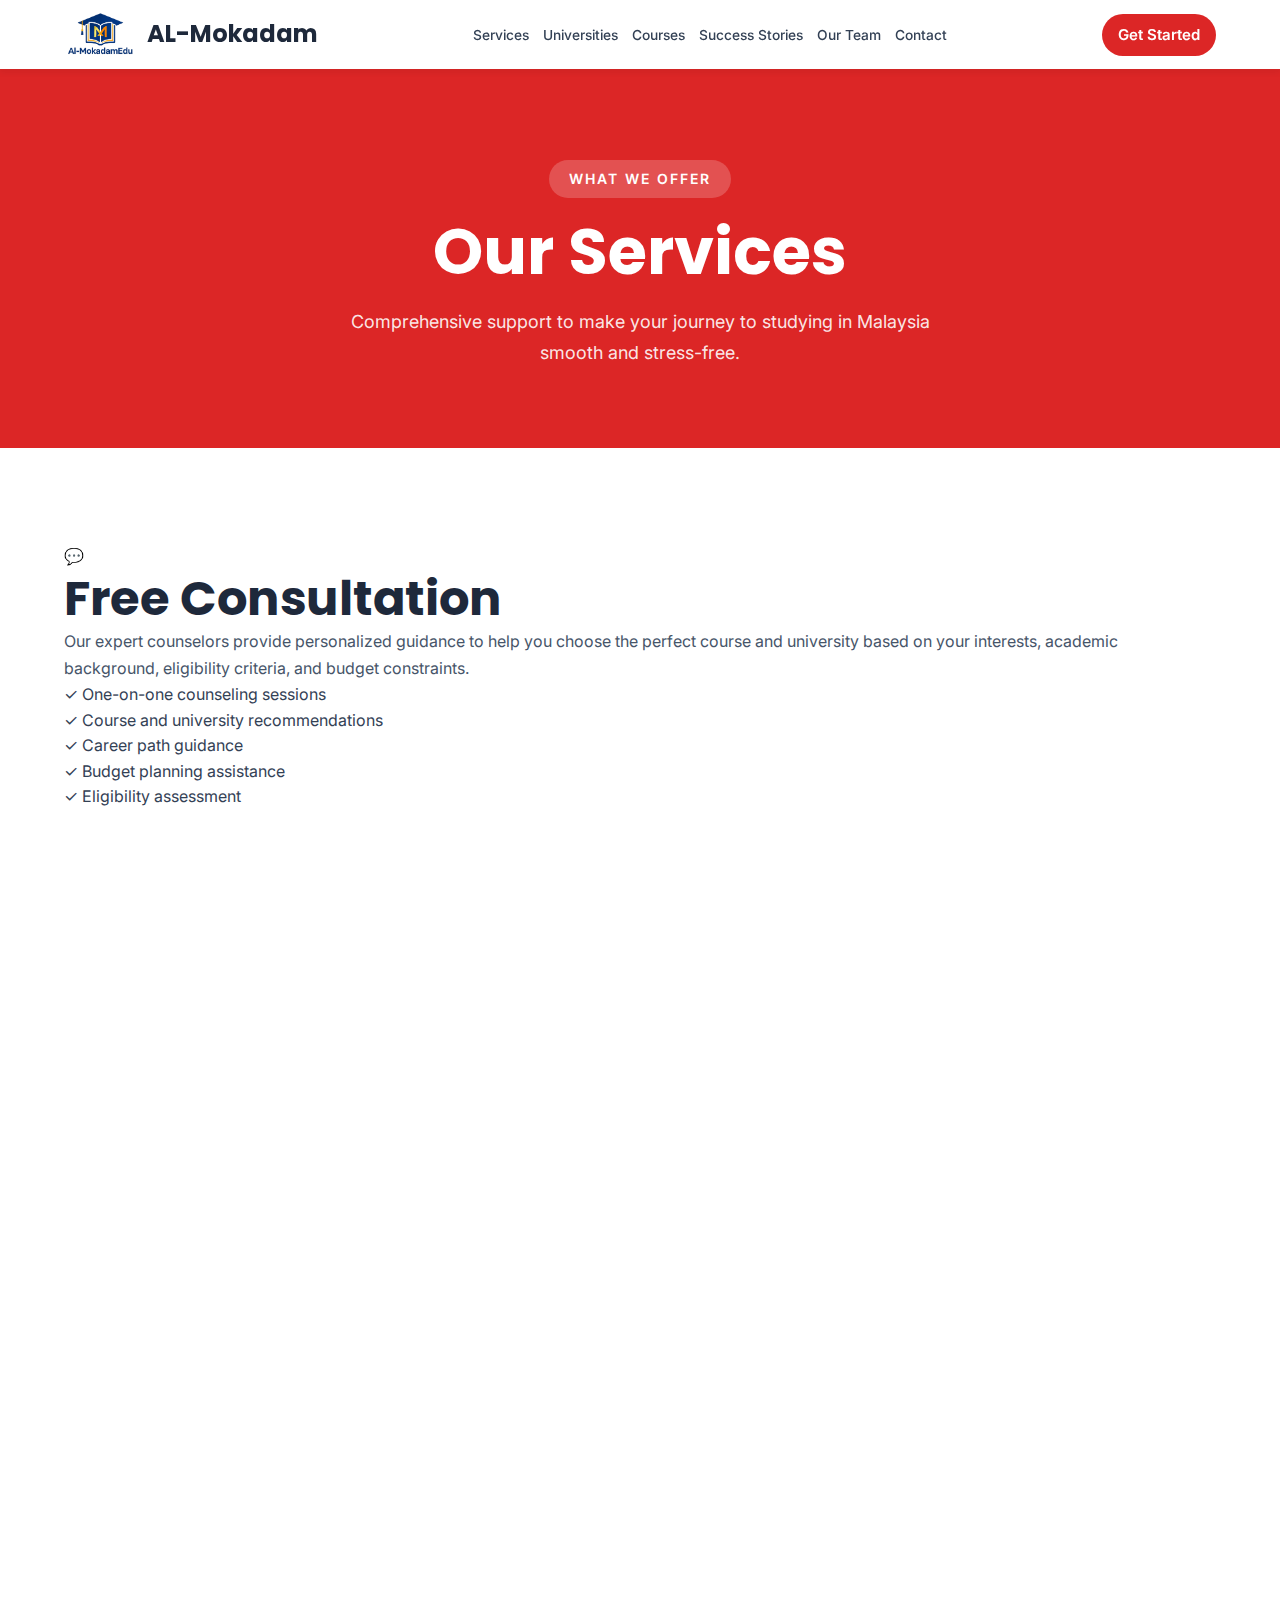
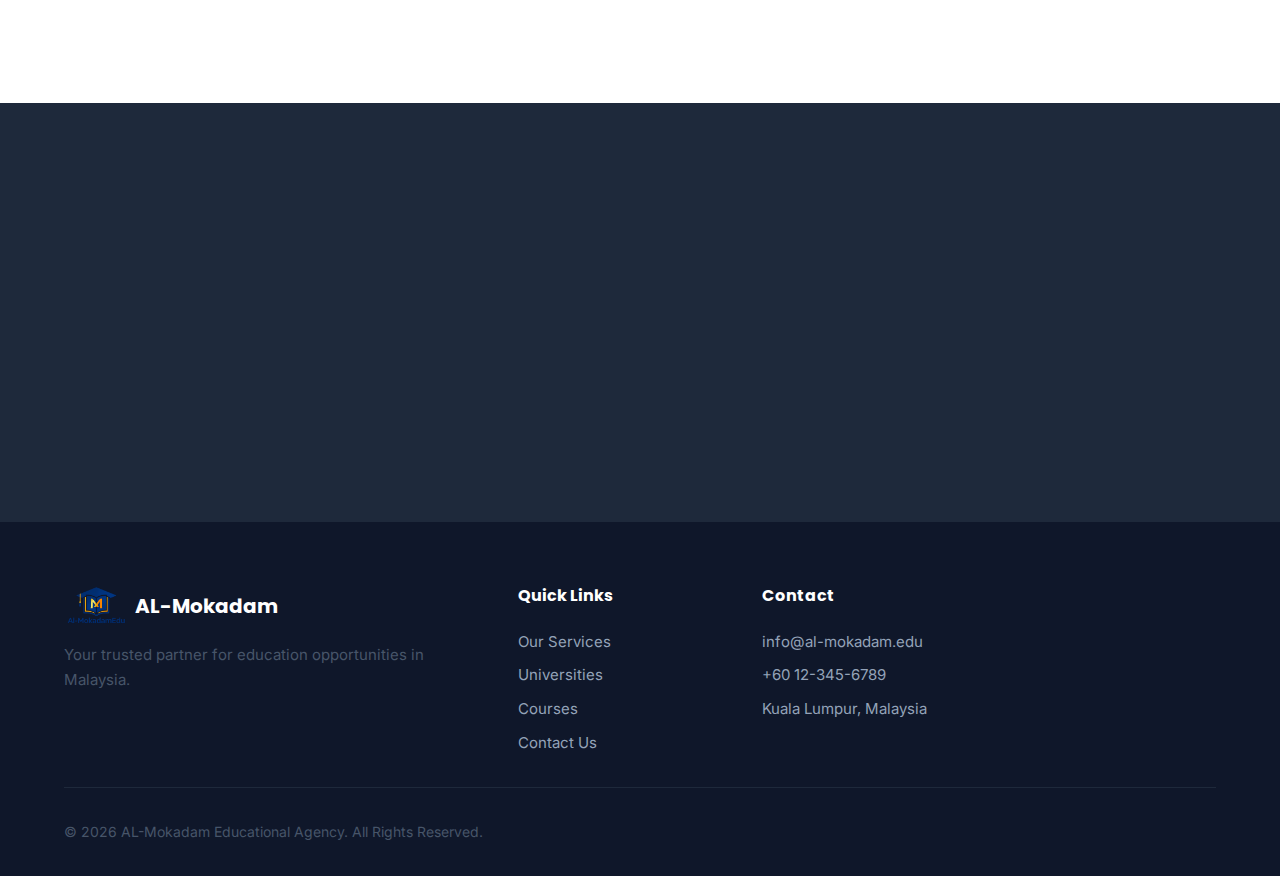
<file: pages/services.html>
<!DOCTYPE html>
<html lang="en">
<head>
    <meta charset="UTF-8">
    <meta name="viewport" content="width=device-width, initial-scale=1.0">
    <meta name="description" content="Our Services - AL-Mokadam Educational Agency provides free consultation, visa assistance, accommodation, and airport pickup for students studying in Malaysia.">
    <title>Our Services | AL-Mokadam Educational Agency</title>
    
    <link rel="icon" type="image/png" href="../assets/images/logo.png">
    <link rel="preconnect" href="https://fonts.googleapis.com">
    <link rel="preconnect" href="https://fonts.gstatic.com" crossorigin>
    <link rel="stylesheet" href="../css/styles.css">
</head>
<body>
    <!-- Navigation -->
    <nav class="navbar scrolled" id="navbar">
        <div class="container">
            <a href="../index.html" class="nav-logo">
                <img src="../assets/images/logo.png" alt="AL-Mokadam Logo">
                <span>AL-Mokadam</span>
            </a>
            
            <ul class="nav-links" id="navLinks">
                <li><a href="services.html" class="active">Services</a></li>
                <li><a href="universities.html">Universities</a></li>
                <li><a href="courses.html">Courses</a></li>
                <li><a href="../index.html#testimonials">Success Stories</a></li>
                <li><a href="../index.html#team">Our Team</a></li>
                <li><a href="contact.html">Contact</a></li>
            </ul>
            
            <div class="nav-cta">
                <a href="contact.html" class="btn btn-primary">Get Started</a>
            </div>
            
            <div class="nav-toggle" id="navToggle">
                <span></span>
                <span></span>
                <span></span>
            </div>
        </div>
    </nav>

    <!-- Page Header -->
    <section class="page-header">
        <div class="container">
            <span class="subtitle">What We Offer</span>
            <h1>Our Services</h1>
            <p>Comprehensive support to make your journey to studying in Malaysia smooth and stress-free.</p>
        </div>
    </section>

    <!-- Services Detail Section -->
    <section class="section services-detail">
        <div class="container">
            <div class="service-detail-grid">
                <div class="service-detail-card reveal">
                    <div class="service-detail-icon">💬</div>
                    <div class="service-detail-content">
                        <h2>Free Consultation</h2>
                        <p>Our expert counselors provide personalized guidance to help you choose the perfect course and university based on your interests, academic background, eligibility criteria, and budget constraints.</p>
                        <ul class="service-features">
                            <li>✓ One-on-one counseling sessions</li>
                            <li>✓ Course and university recommendations</li>
                            <li>✓ Career path guidance</li>
                            <li>✓ Budget planning assistance</li>
                            <li>✓ Eligibility assessment</li>
                        </ul>
                    </div>
                </div>

                <div class="service-detail-card reveal">
                    <div class="service-detail-icon">📋</div>
                    <div class="service-detail-content">
                        <h2>University Admission & Visa</h2>
                        <p>We handle the entire admission process from start to finish, including document preparation, application submission, and visa processing to ensure a hassle-free experience.</p>
                        <ul class="service-features">
                            <li>✓ Complete application assistance</li>
                            <li>✓ Document verification & preparation</li>
                            <li>✓ University liaison & follow-up</li>
                            <li>✓ Student visa processing</li>
                            <li>✓ Offer letter & acceptance guidance</li>
                        </ul>
                    </div>
                </div>

                <div class="service-detail-card reveal">
                    <div class="service-detail-icon">🏠</div>
                    <div class="service-detail-content">
                        <h2>Accommodation Assistance</h2>
                        <p>We help you find comfortable and affordable accommodation options near your university. From hostels to apartments, we ensure you have a place ready before you arrive.</p>
                        <ul class="service-features">
                            <li>✓ University hostel arrangements</li>
                            <li>✓ Off-campus housing options</li>
                            <li>✓ Virtual property tours</li>
                            <li>✓ Rental agreement assistance</li>
                            <li>✓ Roommate matching service</li>
                        </ul>
                    </div>
                </div>

                <div class="service-detail-card reveal">
                    <div class="service-detail-icon">✈️</div>
                    <div class="service-detail-content">
                        <h2>Airport Pickup</h2>
                        <p>Our team ensures a smooth arrival experience. We'll meet you at the airport and drive you safely to your accommodation, helping you feel welcome from the moment you land.</p>
                        <ul class="service-features">
                            <li>✓ 24/7 airport pickup service</li>
                            <li>✓ Meet & greet at arrival gate</li>
                            <li>✓ Safe transport to accommodation</li>
                            <li>✓ City orientation tour</li>
                            <li>✓ SIM card & essentials assistance</li>
                        </ul>
                    </div>
                </div>
            </div>
        </div>
    </section>

    <!-- CTA Section -->
    <section class="section cta">
        <div class="container reveal">
            <h2>Ready to Start Your Journey?</h2>
            <p>Contact us today for a free consultation and let us help you achieve your educational dreams in Malaysia!</p>
            <a href="contact.html" class="btn btn-primary">Get Free Consultation</a>
        </div>
    </section>

    <!-- Footer -->
    <footer class="footer">
        <div class="container">
            <div class="footer-grid">
                <div class="footer-brand">
                    <div class="footer-logo">
                        <img src="../assets/images/logo.png" alt="AL-Mokadam Logo">
                        <span>AL-Mokadam</span>
                    </div>
                    <p>Your trusted partner for education opportunities in Malaysia.</p>
                </div>
                
                <div class="footer-links">
                    <h4>Quick Links</h4>
                    <ul>
                        <li><a href="services.html">Our Services</a></li>
                        <li><a href="universities.html">Universities</a></li>
                        <li><a href="courses.html">Courses</a></li>
                        <li><a href="contact.html">Contact Us</a></li>
                    </ul>
                </div>
                
                <div class="footer-links">
                    <h4>Contact</h4>
                    <ul>
                        <li><a href="mailto:info@al-mokadam.edu">info@al-mokadam.edu</a></li>
                        <li><a href="tel:+60123456789">+60 12-345-6789</a></li>
                        <li><a href="#">Kuala Lumpur, Malaysia</a></li>
                    </ul>
                </div>
            </div>
            
            <div class="footer-bottom">
                <p>&copy; 2026 AL-Mokadam Educational Agency. All Rights Reserved.</p>
            </div>
        </div>
    </footer>

    <script src="../js/main.js"></script>
</body>
</html>
</file>
<file: css/styles.css>
/* ============================================
   AL-Mokadam Educational Agency - Clean Redesign
   Flat Design | Red Accent | GSAP Animations
   ============================================ */

/* ---------- Google Fonts ---------- */
@import url('https://fonts.googleapis.com/css2?family=Inter:wght@400;500;600;700;800&family=Poppins:wght@600;700;800&display=swap');

/* ---------- CSS Variables ---------- */
:root {
    /* Primary Colors - RED Theme */
    --primary: #DC2626;
    --primary-dark: #B91C1C;
    --primary-light: #FEE2E2;
    
    /* Secondary Colors */
    --navy: #1E293B;
    --navy-light: #334155;
    
    /* Neutral Colors */
    --white: #FFFFFF;
    --gray-50: #F8FAFC;
    --gray-100: #F1F5F9;
    --gray-200: #E2E8F0;
    --gray-300: #CBD5E1;
    --gray-400: #94A3B8;
    --gray-500: #64748B;
    --gray-600: #475569;
    --gray-700: #334155;
    --gray-800: #1E293B;
    --gray-900: #0F172A;
    
    /* Accent Colors for Cards */
    --teal: #14B8A6;
    --purple: #8B5CF6;
    --pink: #EC4899;
    --blue: #3B82F6;
    --orange: #F97316;
    
    /* Typography */
    --font-body: 'Inter', sans-serif;
    --font-display: 'Poppins', sans-serif;
    
    /* Spacing */
    --space-xs: 4px;
    --space-sm: 8px;
    --space-md: 16px;
    --space-lg: 24px;
    --space-xl: 32px;
    --space-2xl: 48px;
    --space-3xl: 64px;
    --space-4xl: 96px;
    
    /* Border Radius */
    --radius-sm: 6px;
    --radius-md: 12px;
    --radius-lg: 16px;
    --radius-xl: 24px;
    --radius-full: 9999px;
    
    /* Shadows - Subtle, flat */
    --shadow-sm: 0 1px 2px rgba(0, 0, 0, 0.05);
    --shadow-md: 0 4px 6px rgba(0, 0, 0, 0.05);
    --shadow-lg: 0 10px 25px rgba(0, 0, 0, 0.08);
    --shadow-xl: 0 20px 40px rgba(0, 0, 0, 0.1);
    
    /* Transitions */
    --transition-fast: 0.15s ease;
    --transition-normal: 0.3s ease;
    --transition-slow: 0.5s ease;
}

/* ---------- Dark Mode Variables ---------- */
[data-theme="dark"] {
    /* Primary Colors - Keep accent color */
    --primary: #EF4444;
    --primary-dark: #DC2626;
    --primary-light: #7F1D1D;
    
    /* Secondary Colors */
    --navy: #F1F5F9;
    --navy-light: #E2E8F0;
    
    /* Neutral Colors - Inverted */
    --white: #0F172A;
    --gray-50: #1E293B;
    --gray-100: #1E293B;
    --gray-200: #334155;
    --gray-300: #475569;
    --gray-400: #64748B;
    --gray-500: #94A3B8;
    --gray-600: #CBD5E1;
    --gray-700: #E2E8F0;
    --gray-800: #F1F5F9;
    --gray-900: #F8FAFC;
    
    /* Shadows for dark mode */
    --shadow-sm: 0 1px 2px rgba(0, 0, 0, 0.3);
    --shadow-md: 0 4px 6px rgba(0, 0, 0, 0.3);
    --shadow-lg: 0 10px 25px rgba(0, 0, 0, 0.4);
    --shadow-xl: 0 20px 40px rgba(0, 0, 0, 0.5);
}

/* ---------- Reset & Base ---------- */
*, *::before, *::after {
    margin: 0;
    padding: 0;
    box-sizing: border-box;
}

html {
    scroll-behavior: smooth;
    font-size: 16px;
}

body {
    font-family: var(--font-body);
    font-size: 1rem;
    line-height: 1.6;
    color: var(--gray-700);
    background-color: var(--white);
    overflow-x: hidden;
}

/* ---------- Typography ---------- */
h1, h2, h3, h4, h5, h6 {
    font-family: var(--font-display);
    font-weight: 700;
    line-height: 1.2;
    color: var(--navy);
}

h1 { font-size: clamp(2.5rem, 5vw, 4rem); }
h2 { font-size: clamp(2rem, 4vw, 3rem); }
h3 { font-size: clamp(1.5rem, 3vw, 2rem); }
h4 { font-size: 1.25rem; }

p { color: var(--gray-600); line-height: 1.7; }

a { text-decoration: none; color: inherit; transition: var(--transition-fast); }

img { max-width: 100%; height: auto; display: block; }

ul { list-style: none; }

/* ---------- Container ---------- */
.container {
    max-width: 1200px;
    margin: 0 auto;
    padding: 0 24px;
}

/* ---------- Sections ---------- */
.section { padding: var(--space-4xl) 0; }

.section-light { background: var(--gray-50); }

/* ---------- Section Header ---------- */
.section-header {
    text-align: center;
    max-width: 700px;
    margin: 0 auto var(--space-3xl);
}

.section-header .subtitle {
    display: inline-block;
    font-size: 0.875rem;
    font-weight: 600;
    text-transform: uppercase;
    letter-spacing: 2px;
    color: var(--primary);
    margin-bottom: var(--space-md);
}

.section-header h2 { margin-bottom: var(--space-md); }

.section-header p { font-size: 1.125rem; }

/* ---------- Buttons ---------- */
.btn {
    display: inline-flex;
    align-items: center;
    justify-content: center;
    gap: 8px;
    padding: 14px 32px;
    font-family: var(--font-body);
    font-size: 1rem;
    font-weight: 600;
    border-radius: var(--radius-full);
    border: none;
    cursor: pointer;
    transition: all var(--transition-normal);
}

.btn-primary {
    background: var(--primary);
    color: var(--white);
}

.btn-primary:hover {
    background: var(--primary-dark);
    transform: translateY(-2px);
}

.btn-outline {
    background: transparent;
    color: var(--primary);
    border: 2px solid var(--primary);
}

.btn-outline:hover {
    background: var(--primary);
    color: var(--white);
}

.btn-white {
    background: var(--white);
    color: var(--primary);
}

.btn-white:hover {
    background: var(--gray-100);
    transform: translateY(-2px);
}

.btn-outline-white {
    background: transparent;
    color: var(--white);
    border: 2px solid var(--white);
}

.btn-outline-white:hover {
    background: var(--white);
    color: var(--primary);
}

/* ---------- Navigation ---------- */
.navbar {
    position: fixed;
    top: 0;
    left: 0;
    right: 0;
    z-index: 1000;
    padding: 16px 0;
    background: transparent;
    transition: all var(--transition-normal);
}

.navbar.scrolled {
    background: var(--white);
    box-shadow: var(--shadow-md);
    padding: 12px 0;
}

.navbar .container {
    display: flex;
    align-items: center;
    justify-content: space-between;
    gap: 12px;
}

.nav-logo {
    display: flex;
    align-items: center;
    gap: 12px;
    flex: 0 0 auto;
}

.nav-logo img { height: 45px; width: auto; }

.nav-logo span {
    font-family: var(--font-display);
    font-size: 1.5rem;
    font-weight: 700;
    color: var(--white);
    white-space: nowrap;
    transition: var(--transition-normal);
}

.navbar.scrolled .nav-logo span { color: var(--navy); }

.nav-links {
    display: flex;
    align-items: center;
    justify-content: center;
    gap: clamp(16px, 1.9vw, 34px);
    flex: 1 1 auto;
    min-width: 0;
    overflow: visible;
}

.nav-links a {
    font-size: 0.9375rem;
    font-weight: 500;
    color: rgba(255, 255, 255, 0.9);
    position: relative;
    white-space: nowrap;
}

.navbar.scrolled .nav-links a { color: var(--gray-700); }

.nav-links a:hover { color: var(--white); }

.navbar.scrolled .nav-links a:hover { color: var(--primary); }

.nav-links a::after {
    content: '';
    position: absolute;
    bottom: -4px;
    left: 0;
    width: 0;
    height: 2px;
    background: var(--white);
    transition: width var(--transition-normal);
}

.navbar.scrolled .nav-links a::after { background: var(--primary); }

.nav-links a:hover::after { width: 100%; }

.nav-cta .btn { padding: 10px 24px; font-size: 0.9375rem; }
.nav-cta { flex: 0 0 auto; }

.nav-actions {
    display: inline-flex;
    align-items: center;
    gap: 8px;
    flex: 0 0 auto;
    justify-content: flex-end;
    margin-left: auto;
    min-width: max-content;
}

.nav-toggle {
    display: none;
    flex-direction: column;
    gap: 5px;
    cursor: pointer;
    padding: 8px;
}

.nav-toggle span {
    display: block;
    width: 24px;
    height: 2px;
    background: var(--white);
    transition: var(--transition-normal);
}

.navbar.scrolled .nav-toggle span { background: var(--navy); }

/* ---------- Theme Toggle Button ---------- */
.theme-toggle {
    display: flex;
    align-items: center;
    justify-content: center;
    width: 40px;
    height: 40px;
    background: rgba(255, 255, 255, 0.1);
    border: none;
    border-radius: 50%;
    cursor: pointer;
    color: var(--white);
    transition: all var(--transition-normal);
    margin-left: 8px;
}

.currency-switcher {
    display: inline-flex;
    align-items: center;
    gap: 6px;
    height: 36px;
    padding: 0 9px;
    border-radius: 999px;
    border: 1px solid rgba(255, 255, 255, 0.35);
    background: rgba(255, 255, 255, 0.14);
    margin-left: 0;
    width: auto;
    min-width: 92px;
    flex: 0 0 auto;
}

.currency-icon {
    color: var(--white);
    line-height: 0;
    display: inline-flex;
    align-items: center;
    justify-content: center;
}

.currency-select {
    min-width: 52px;
    width: 58px;
    height: 32px;
    border-radius: 999px;
    border: none;
    background: transparent;
    color: var(--white);
    font-size: 0.875rem;
    font-weight: 600;
    padding: 0 18px 0 2px;
    cursor: pointer;
    transition: color var(--transition-normal);
}

.currency-select:hover {
    background: transparent;
}

.currency-select:focus {
    outline: none;
    outline-offset: 2px;
}

.currency-select option {
    color: var(--gray-900);
}

.theme-toggle:hover {
    background: rgba(255, 255, 255, 0.2);
    transform: scale(1.05);
}

.navbar.scrolled .theme-toggle {
    background: var(--gray-100);
    color: var(--gray-700);
}

.navbar.scrolled .currency-select {
    color: var(--gray-700);
}

.navbar.scrolled .currency-switcher {
    background: var(--gray-100);
    border-color: var(--gray-200);
}

.navbar.scrolled .currency-icon {
    color: var(--gray-700);
}

.navbar.scrolled .theme-toggle:hover {
    background: var(--gray-200);
}

[data-theme="dark"] .theme-toggle {
    background: rgba(255, 255, 255, 0.1);
    color: #fbbf24;
}

[data-theme="dark"] .currency-select {
    color: #e2e8f0;
}

[data-theme="dark"] .currency-switcher {
    background: rgba(255, 255, 255, 0.2);
    border-color: rgba(255, 255, 255, 0.3);
}

[data-theme="dark"] .currency-icon {
    color: #e2e8f0;
}

[data-theme="dark"] .theme-toggle:hover {
    background: rgba(255, 255, 255, 0.2);
}

[data-theme="dark"] .navbar.scrolled .theme-toggle {
    background: var(--gray-100);
    color: #fbbf24;
}

[data-theme="dark"] .navbar.scrolled .currency-select {
    color: #e2e8f0;
}

[data-theme="dark"] .navbar.scrolled .currency-switcher {
    background: #1e293b;
    border-color: #334155;
}

[data-theme="dark"] .navbar.scrolled .currency-icon {
    color: #e2e8f0;
}

/* ---------- Dark Mode Overrides ---------- */

/* Navbar Logo - Keep white text on transparent navbar, light text on scrolled */
[data-theme="dark"] .nav-logo span {
    color: #FFFFFF;
}

[data-theme="dark"] .navbar.scrolled .nav-logo span {
    color: #F1F5F9;
}

/* Navigation Links - Keep white on transparent, light on scrolled */
[data-theme="dark"] .nav-links a {
    color: rgba(255, 255, 255, 0.9);
}

[data-theme="dark"] .navbar.scrolled .nav-links a {
    color: #CBD5E1;
}

[data-theme="dark"] .navbar.scrolled .nav-links a:hover {
    color: #EF4444;
}

/* Scrolled navbar background in dark mode */
[data-theme="dark"] .navbar.scrolled {
    background: #0F172A;
}

/* Hero Section - Keep all text white on gradient background */
[data-theme="dark"] .hero h1,
[data-theme="dark"] .hero h2,
[data-theme="dark"] .hero h3 {
    color: #FFFFFF !important;
}

[data-theme="dark"] .hero p,
[data-theme="dark"] .hero-description {
    color: rgba(255, 255, 255, 0.9) !important;
}

[data-theme="dark"] .hero .btn-white {
    background: #FFFFFF;
    color: #0F172A;
}

[data-theme="dark"] .hero .btn-white:hover {
    background: #F1F5F9;
}

[data-theme="dark"] .hero .btn-outline-white {
    border-color: #FFFFFF;
    color: #FFFFFF;
}

[data-theme="dark"] .hero .btn-outline-white:hover {
    background: #FFFFFF;
    color: #0F172A;
}

/* Ensure text on red/primary backgrounds is ALWAYS white */
[data-theme="dark"] .btn-primary {
    color: #FFFFFF !important;
}

[data-theme="dark"] .btn-white {
    background: #1E293B;
    color: #FFFFFF;
}

[data-theme="dark"] .btn-white:hover {
    background: #334155;
}

/* Footer - Keep dark background in dark mode */
[data-theme="dark"] .footer {
    background: #0F172A;
    color: #94A3B8;
}

[data-theme="dark"] .footer-logo span {
    color: #F1F5F9 !important;
}

[data-theme="dark"] .footer-links h4 {
    color: #F1F5F9 !important;
}

[data-theme="dark"] .footer-links a:hover,
[data-theme="dark"] .footer-bottom-links a:hover {
    color: #F1F5F9 !important;
}

[data-theme="dark"] .footer-bottom {
    border-top-color: #334155;
}

/* CTA Section - Keep navy background in dark mode */
[data-theme="dark"] .cta {
    background: #1E293B;
}

[data-theme="dark"] .cta h2 {
    color: #FFFFFF !important;
}

[data-theme="dark"] .cta p {
    color: rgba(255, 255, 255, 0.8) !important;
}

/* Form inputs - Ensure visible text color */
[data-theme="dark"] .form-group input,
[data-theme="dark"] .form-group textarea,
[data-theme="dark"] .form-group select {
    background: #1E293B;
    color: #F1F5F9;
    border-color: #475569;
}

[data-theme="dark"] .form-group input::placeholder,
[data-theme="dark"] .form-group textarea::placeholder {
    color: #64748B;
}

[data-theme="dark"] .form-group input:focus,
[data-theme="dark"] .form-group textarea:focus,
[data-theme="dark"] .form-group select:focus {
    border-color: #EF4444;
    background: #0F172A;
}

[data-theme="dark"] .form-group label {
    color: #E2E8F0;
}

/* Page Header - Keep primary background and white text */
[data-theme="dark"] .page-header {
    background: var(--primary);
}

[data-theme="dark"] .page-header h1 {
    color: #FFFFFF !important;
}

[data-theme="dark"] .page-header p {
    color: rgba(255, 255, 255, 0.9) !important;
}

[data-theme="dark"] .page-header .subtitle {
    color: #FFFFFF !important;
    background: rgba(255, 255, 255, 0.2);
}

/* Cards - Ensure proper contrast */
[data-theme="dark"] .service-card,
[data-theme="dark"] .uni-card,
[data-theme="dark"] .course-card,
[data-theme="dark"] .team-card,
[data-theme="dark"] .testimonial-card {
    background: #1E293B;
    border-color: #334155;
}

[data-theme="dark"] .service-card:hover,
[data-theme="dark"] .uni-card:hover,
[data-theme="dark"] .course-card:hover {
    border-color: #EF4444;
}

/* Contact Info Item Icons */
[data-theme="dark"] .contact-item-icon,
[data-theme="dark"] .service-icon,
[data-theme="dark"] .course-icon,
[data-theme="dark"] .why-feature-icon {
    background: #7F1D1D;
}

/* University cards specific */
[data-theme="dark"] .uni-card h4,
[data-theme="dark"] .service-card h3,
[data-theme="dark"] .course-card h3,
[data-theme="dark"] .course-card h4,
[data-theme="dark"] .team-card h4 {
    color: #F1F5F9;
}

[data-theme="dark"] .uni-ranking-badge {
    background: #334155;
    color: #E2E8F0;
}

[data-theme="dark"] .uni-card-footer {
    border-top-color: #475569;
}

[data-theme="dark"] .uni-qs-rank {
    color: #F1F5F9;
}

/* Team Social Links */
[data-theme="dark"] .team-social a {
    background: #334155;
    color: #CBD5E1;
}

[data-theme="dark"] .team-social a:hover {
    background: #EF4444;
    color: #FFFFFF;
}

/* Hero on non-index pages */
[data-theme="dark"] .hero h1 {
    color: #FFFFFF !important;
}

[data-theme="dark"] .hero-description {
    color: rgba(255, 255, 255, 0.9) !important;
}

/* Why Malaysia Section list items */
[data-theme="dark"] .why-item-icon {
    background: #7F1D1D;
}

[data-theme="dark"] .why-item-content h4 {
    color: #F1F5F9;
}

/* Universities page search bar */
[data-theme="dark"] .search-filter-bar {
    background: #1E293B;
    box-shadow: 0 8px 30px rgba(0, 0, 0, 0.4);
}

[data-theme="dark"] .filter-group input,
[data-theme="dark"] .filter-group select {
    background: #0F172A;
    color: #F1F5F9;
    border-color: #475569;
}

/* Dropdown arrow - light color for dark mode */
[data-theme="dark"] .filter-group select {
    background-image: url("data:image/svg+xml,%3Csvg xmlns='http://www.w3.org/2000/svg' width='12' height='12' viewBox='0 0 24 24' fill='none' stroke='%23CBD5E1' stroke-width='2.5' stroke-linecap='round' stroke-linejoin='round'%3E%3Cpolyline points='6 9 12 15 18 9'%3E%3C/polyline%3E%3C/svg%3E");
    background-repeat: no-repeat;
    background-position: calc(100% - 20px) center;
}

[data-theme="dark"] .filter-group input::placeholder {
    color: #64748B;
}

[data-theme="dark"] .filter-group label {
    color: #CBD5E1;
}

[data-theme="dark"] .filter-btn-reset {
    color: #CBD5E1;
    border-color: #475569;
}

[data-theme="dark"] .filter-btn-reset:hover {
    background: #334155;
    color: #F1F5F9;
}

/* University page cards */
[data-theme="dark"] .uni-page-card {
    background: #1E293B;
    border-color: #334155;
}

[data-theme="dark"] .uni-page-card:hover {
    border-color: #EF4444;
}

[data-theme="dark"] .uni-page-content h3 {
    color: #F1F5F9;
}

[data-theme="dark"] .uni-courses-count {
    color: #94A3B8;
}

[data-theme="dark"] .uni-courses-count strong {
    color: #EF4444;
}

[data-theme="dark"] .uni-page-footer {
    background: #0F172A;
    border-top-color: #334155;
}

[data-theme="dark"] .uni-page-logo {
    background: #0F172A;
    border-color: #1E293B;
}

/* Courses page cards */
[data-theme="dark"] .course-page-card {
    background: #1E293B;
    border-color: #334155;
}

[data-theme="dark"] .course-page-icon {
    background: #7F1D1D;
}

[data-theme="dark"] .course-detail-item {
    color: #CBD5E1;
}

[data-theme="dark"] .course-programs span {
    background: #0F172A;
    color: #CBD5E1;
}

/* Services page */
[data-theme="dark"] .service-detail-card {
    background: #1E293B;
    border-color: #334155;
}

[data-theme="dark"] .service-detail-icon {
    background: #7F1D1D;
}

[data-theme="dark"] .service-detail-content h2 {
    color: #F1F5F9;
}

[data-theme="dark"] .service-features li {
    color: #CBD5E1;
}

/* Contact page */
[data-theme="dark"] .contact-form {
    background: #1E293B;
    border-color: #334155;
}

[data-theme="dark"] .contact-form h3 {
    color: #F1F5F9;
}

[data-theme="dark"] .contact-social h4 {
    color: #F1F5F9;
}

[data-theme="dark"] .social-links a {
    background: #334155;
    color: #CBD5E1;
}

[data-theme="dark"] .social-links a:hover {
    background: #EF4444;
    color: #FFFFFF;
}

/* University detail page */
[data-theme="dark"] .uni-header {
    background: #1E293B;
}

[data-theme="dark"] .uni-header-info h1 {
    color: #F1F5F9 !important;
}

[data-theme="dark"] .uni-logo-large {
    background: #0F172A;
}

[data-theme="dark"] .uni-tabs {
    background: #0F172A;
    border-bottom-color: #334155;
}

[data-theme="dark"] .tab-btn {
    color: #94A3B8;
}

[data-theme="dark"] .tab-btn:hover,
[data-theme="dark"] .tab-btn.active {
    color: #F1F5F9;
    border-bottom-color: #EF4444;
}

[data-theme="dark"] .overview-intro h2,
[data-theme="dark"] .about-section h3,
[data-theme="dark"] .faq-section h2,
[data-theme="dark"] .courses-section h2 {
    color: #F1F5F9 !important;
}

[data-theme="dark"] .countdown-section {
    background: #1E293B;
    border-color: #334155;
}

[data-theme="dark"] .countdown-section h3 {
    color: #F1F5F9 !important;
}

[data-theme="dark"] .countdown-box {
    background: #0F172A;
}

[data-theme="dark"] .countdown-box .number {
    color: #F1F5F9;
}

[data-theme="dark"] .quick-info {
    background: #1E293B;
}

[data-theme="dark"] .info-badge .value {
    color: #F1F5F9;
}

[data-theme="dark"] .course-category {
    border-color: #334155;
}

[data-theme="dark"] .category-header {
    background: #1E293B;
}

[data-theme="dark"] .category-header:hover {
    background: #334155;
}

[data-theme="dark"] .category-header h4 {
    color: #F1F5F9;
}

[data-theme="dark"] .course-table th {
    background: #1E293B;
    color: #94A3B8;
}

[data-theme="dark"] .course-table td {
    border-bottom-color: #334155;
    color: #CBD5E1;
}

[data-theme="dark"] .course-table .fees {
    color: #F1F5F9;
}

[data-theme="dark"] .faq-question {
    color: #F1F5F9;
}

[data-theme="dark"] .faq-question:hover {
    color: #EF4444;
}

[data-theme="dark"] .faq-item {
    border-bottom-color: #334155;
}

/* ---------- Hero Section - Compact Style ---------- */
.hero {
    position: relative;
    min-height: auto;
    display: flex;
    flex-direction: column;
    padding-top: 80px;
    padding-bottom: 40px;
    overflow: hidden;
    background: transparent;
}

.hero-bg {
    position: absolute;
    top: 0;
    left: 0;
    right: 0;
    height: 100%;
    z-index: 0;
    overflow: hidden;
}

.hero-bg-image {
    width: 100%;
    height: 100%;
    object-fit: cover;
    object-position: top center;
}

.hero > .container {
    position: relative;
    z-index: 2;
    flex: 1;
    display: flex;
    align-items: center;
}

.hero-grid {
    display: grid;
    grid-template-columns: 1fr 1fr;
    gap: 30px;
    align-items: center;
    width: 100%;
    padding: 40px 0 30px;
}

.hero-content {
    position: relative;
    z-index: 2;
}

.hero-breadcrumb {
    font-size: 0.8125rem;
    color: rgba(255, 255, 255, 0.7);
    margin-bottom: var(--space-lg);
}

.hero h1 {
    color: var(--white);
    margin-bottom: var(--space-lg);
    font-size: clamp(2.5rem, 5vw, 3.5rem);
    line-height: 1.15;
}

.hero h1 .highlight {
    color: var(--white);
    position: relative;
    display: inline-block;
}

.hero h1 .highlight::after {
    content: '';
    position: absolute;
    bottom: 2px;
    left: 0;
    width: 100%;
    height: 6px;
    background: rgba(255, 255, 255, 0.3);
    border-radius: 3px;
}

.hero-description {
    font-size: 1rem;
    color: rgba(255, 255, 255, 0.9);
    margin-bottom: var(--space-xl);
    max-width: 460px;
    line-height: 1.7;
}

.hero-buttons {
    display: flex;
    gap: 16px;
    flex-wrap: wrap;
    margin-bottom: var(--space-md);
}

.hero-note {
    font-size: 0.75rem;
    color: rgba(255, 255, 255, 0.6);
    margin-top: var(--space-md);
}

.hero-image {
    position: relative;
    z-index: 2;
    display: flex;
    justify-content: flex-end;
}

.hero-student {
    max-width: 480px;
    width: 100%;
    height: auto;
    object-fit: contain;
}

/* Quick Navigation Tabs */
.quick-nav {
    position: absolute;
    bottom: 0;
    left: 50%;
    transform: translateX(-50%);
    z-index: 10;
    background: var(--white);
    border-radius: var(--radius-lg) var(--radius-lg) 0 0;
    box-shadow: 0 -4px 20px rgba(0, 0, 0, 0.1);
    padding: var(--space-md) var(--space-2xl);
}

.quick-nav .container {
    display: flex;
    gap: var(--space-xl);
    flex-wrap: wrap;
    justify-content: center;
}

.quick-nav a {
    font-size: 0.9375rem;
    font-weight: 500;
    color: var(--gray-600);
    padding: var(--space-sm) var(--space-md);
    border-bottom: 2px solid transparent;
    transition: all var(--transition-normal);
    white-space: nowrap;
}

.quick-nav a:hover,
.quick-nav a.active {
    color: var(--primary);
    border-bottom-color: var(--primary);
}

/* ---------- Services Section ---------- */
.services { background: var(--white); }

.services-grid {
    display: grid;
    grid-template-columns: repeat(4, 1fr);
    gap: var(--space-lg);
}

.service-card {
    background: var(--white);
    border: 1px solid var(--gray-200);
    border-radius: var(--radius-lg);
    padding: var(--space-xl);
    text-align: center;
    transition: all var(--transition-normal);
}

.service-card:hover {
    border-color: var(--primary);
    box-shadow: var(--shadow-lg);
    transform: translateY(-8px);
}

.service-icon {
    width: 64px;
    height: 64px;
    margin: 0 auto var(--space-lg);
    display: flex;
    align-items: center;
    justify-content: center;
    background: var(--primary-light);
    border-radius: var(--radius-md);
    font-size: 1.75rem;
    transition: var(--transition-normal);
}

.service-card:hover .service-icon {
    background: var(--primary);
    transform: scale(1.1);
}

.service-card h3 { font-size: 1.125rem; margin-bottom: var(--space-sm); }
.service-card p { font-size: 0.9375rem; color: var(--gray-500); }

/* ---------- Universities Section ---------- */
.universities { background: var(--gray-50); position: relative; padding: var(--space-3xl) 0; }

.universities .section-header .subtitle { color: var(--primary); }
.universities .section-header h2,
.universities .section-header p { color: var(--navy); }

.uni-grid {
    display: grid;
    grid-template-columns: repeat(4, 1fr);
    gap: var(--space-lg);
}

.uni-card {
    background: var(--white);
    border-radius: 16px;
    padding: var(--space-xl);
    box-shadow: 0 2px 8px rgba(0, 0, 0, 0.06);
    border: 1px solid var(--gray-100);
    transition: all var(--transition-normal);
    cursor: pointer;
    text-decoration: none;
    display: block;
}

.uni-card:hover {
    transform: translateY(-6px);
    box-shadow: 0 12px 24px rgba(0, 0, 0, 0.12);
    border-color: var(--primary);
}

.uni-card-header {
    display: flex;
    align-items: flex-start;
    justify-content: space-between;
    margin-bottom: var(--space-lg);
}

.uni-logo {
    width: 64px;
    height: 64px;
    background: linear-gradient(135deg, var(--primary) 0%, var(--navy) 100%);
    border-radius: 12px;
    display: flex;
    align-items: center;
    justify-content: center;
    font-family: var(--font-display);
    font-size: 1.25rem;
    font-weight: 700;
    color: var(--white);
    flex-shrink: 0;
}

.uni-ranking-badge {
    display: flex;
    align-items: center;
    gap: 4px;
    font-size: 0.75rem;
    font-weight: 600;
    color: var(--gray-600);
    background: var(--gray-100);
    padding: 6px 10px;
    border-radius: 20px;
}

.uni-ranking-badge svg {
    width: 14px;
    height: 14px;
}

.uni-card h4 { 
    font-size: 1.125rem; 
    color: var(--navy); 
    margin-bottom: 8px;
    line-height: 1.4;
    font-weight: 600;
}

.uni-card .uni-location { 
    font-size: 0.875rem; 
    color: var(--gray-500);
    display: flex;
    align-items: center;
    gap: 4px;
    margin-bottom: var(--space-lg);
}

.uni-card .uni-location svg {
    width: 14px;
    height: 14px;
    flex-shrink: 0;
}

.uni-card-footer {
    padding-top: var(--space-md);
    border-top: 1px dashed var(--gray-200);
    display: flex;
    align-items: center;
    justify-content: space-between;
}

.uni-qs-label {
    font-size: 0.8125rem;
    color: var(--primary);
    font-weight: 500;
}

.uni-qs-rank {
    display: flex;
    align-items: center;
    gap: 6px;
    font-size: 1rem;
    font-weight: 700;
    color: var(--navy);
}

.uni-qs-rank svg {
    width: 18px;
    height: 18px;
    color: var(--gray-500);
}

/* ---------- Why Malaysia Section ---------- */
.why-malaysia { background: var(--white); }

.why-grid {
    display: grid;
    grid-template-columns: 1fr 1fr;
    gap: var(--space-3xl);
    align-items: center;
}

.why-image img {
    width: 100%;
    border-radius: var(--radius-xl);
    box-shadow: var(--shadow-xl);
}

.why-content h2 { margin-bottom: var(--space-lg); }
.why-content > p { margin-bottom: var(--space-xl); font-size: 1.0625rem; }

.why-features {
    display: grid;
    grid-template-columns: repeat(2, 1fr);
    gap: var(--space-lg);
}

.why-feature { display: flex; gap: var(--space-md); }

.why-feature-icon {
    width: 48px;
    height: 48px;
    flex-shrink: 0;
    display: flex;
    align-items: center;
    justify-content: center;
    background: var(--primary-light);
    border-radius: var(--radius-md);
    font-size: 1.25rem;
}

.why-feature h4 { font-size: 1rem; margin-bottom: 4px; }
.why-feature p { font-size: 0.875rem; }

/* ---------- Courses Section ---------- */
.courses { background: var(--gray-50); }

.courses-grid {
    display: grid;
    grid-template-columns: repeat(3, 1fr);
    gap: var(--space-lg);
}

.course-card {
    background: var(--white);
    border-radius: var(--radius-lg);
    padding: var(--space-xl);
    box-shadow: var(--shadow-sm);
    transition: all var(--transition-normal);
    border: 1px solid var(--gray-100);
}

.course-card:hover {
    box-shadow: var(--shadow-lg);
    transform: translateY(-8px);
}

.course-icon {
    width: 56px;
    height: 56px;
    display: flex;
    align-items: center;
    justify-content: center;
    background: var(--primary-light);
    border-radius: var(--radius-md);
    font-size: 1.5rem;
    margin-bottom: var(--space-lg);
}

.course-card h3 { font-size: 1.25rem; margin-bottom: var(--space-sm); }
.course-card p { font-size: 0.9375rem; margin-bottom: var(--space-lg); }

.course-meta {
    display: flex;
    gap: var(--space-lg);
    padding-top: var(--space-md);
    border-top: 1px solid var(--gray-200);
}

.course-meta span { font-size: 0.8125rem; color: var(--gray-500); }

/* ---------- Testimonials Section ---------- */
.testimonials { background: var(--white); }

.testimonials-slider { overflow: hidden; margin: 0 -12px; }

.testimonials-track {
    display: flex;
    gap: var(--space-lg);
    padding: 12px;
}

.testimonial-card {
    flex: 0 0 400px;
    background: var(--gray-50);
    border-radius: var(--radius-lg);
    padding: var(--space-xl);
    border: 1px solid var(--gray-200);
}

.testimonial-text { margin-bottom: var(--space-lg); }
.testimonial-text p { font-size: 1rem; font-style: italic; color: var(--gray-700); line-height: 1.8; }

.testimonial-author { display: flex; align-items: center; gap: var(--space-md); }

.testimonial-author img {
    width: 56px;
    height: 56px;
    border-radius: 50%;
    object-fit: cover;
}

.testimonial-author-info h4 { font-size: 1rem; margin-bottom: 2px; }
.testimonial-author-info p { font-size: 0.875rem; color: var(--primary); }

/* ---------- Team Section ---------- */
.team { background: var(--gray-50); }

.team-grid {
    display: grid;
    grid-template-columns: repeat(3, 1fr);
    gap: var(--space-lg);
}

.team-card {
    background: var(--white);
    border-radius: var(--radius-lg);
    overflow: hidden;
    text-align: center;
    box-shadow: var(--shadow-sm);
    transition: all var(--transition-normal);
    border: 1px solid var(--gray-100);
}

.team-card:hover {
    box-shadow: var(--shadow-lg);
    transform: translateY(-8px);
}

.team-image { height: 280px; overflow: hidden; }

.team-image img {
    width: 100%;
    height: 100%;
    object-fit: cover;
    transition: transform var(--transition-slow);
}

.team-card:hover .team-image img { transform: scale(1.05); }

.team-info { padding: var(--space-xl); }
.team-card h4 { font-size: 1.25rem; margin-bottom: var(--space-xs); }
.team-card .role { font-size: 0.9375rem; color: var(--primary); font-weight: 500; margin-bottom: var(--space-md); }
.team-card p { font-size: 0.9375rem; }

.team-social {
    display: flex;
    justify-content: center;
    gap: var(--space-sm);
    margin-top: var(--space-md);
}

.team-social a {
    width: 36px;
    height: 36px;
    display: flex;
    align-items: center;
    justify-content: center;
    background: var(--gray-100);
    border-radius: 50%;
    color: var(--gray-600);
    transition: var(--transition-normal);
}

.team-social a:hover { background: var(--primary); color: var(--white); }

/* ---------- CTA Section ---------- */
.cta { background: var(--navy); text-align: center; }
.cta h2 { color: var(--white); margin-bottom: var(--space-md); }
.cta p {
    color: rgba(255, 255, 255, 0.8);
    font-size: 1.25rem;
    margin-bottom: var(--space-xl);
    max-width: 600px;
    margin-left: auto;
    margin-right: auto;
}

/* ---------- Contact Section ---------- */
.contact { background: var(--white); }

.contact-grid {
    display: grid;
    grid-template-columns: 1fr 1fr;
    gap: var(--space-3xl);
}

.contact-info h3 { font-size: 1.75rem; margin-bottom: var(--space-md); }
.contact-info > p { font-size: 1.0625rem; margin-bottom: var(--space-xl); }

.contact-details { display: flex; flex-direction: column; gap: var(--space-lg); }

.contact-item { display: flex; gap: var(--space-md); }

.contact-item-icon {
    width: 48px;
    height: 48px;
    flex-shrink: 0;
    display: flex;
    align-items: center;
    justify-content: center;
    background: var(--primary-light);
    border-radius: var(--radius-md);
    font-size: 1.25rem;
}

.contact-item h4 { font-size: 1rem; margin-bottom: 4px; }
.contact-item p, .contact-item a { font-size: 0.9375rem; color: var(--gray-600); }
.contact-item a:hover { color: var(--primary); }

/* ---------- Contact Form ---------- */
.contact-form {
    background: var(--gray-50);
    border-radius: var(--radius-lg);
    padding: var(--space-xl);
    border: 1px solid var(--gray-200);
}

.form-group { margin-bottom: var(--space-lg); }

.form-group label {
    display: block;
    margin-bottom: var(--space-sm);
    font-weight: 500;
    color: var(--gray-700);
}

.form-group input,
.form-group textarea,
.form-group select {
    width: 100%;
    padding: 14px 16px;
    border: 1px solid var(--gray-300);
    border-radius: var(--radius-md);
    font-size: 1rem;
    font-family: var(--font-body);
    transition: border-color var(--transition-fast);
    background: var(--white);
}

.form-group input:focus,
.form-group textarea:focus,
.form-group select:focus {
    outline: none;
    border-color: var(--primary);
}

.form-group textarea { resize: vertical; min-height: 120px; }

.form-row { display: grid; grid-template-columns: 1fr 1fr; gap: var(--space-lg); }

.form-success { display: none; text-align: center; padding: var(--space-xl); }
.form-success.show { display: block; }
.form-success svg { width: 64px; height: 64px; color: var(--teal); margin-bottom: var(--space-md); }
.form-success h4 { margin-bottom: var(--space-sm); }

/* ---------- Footer ---------- */
.footer {
    background: var(--gray-900);
    padding: var(--space-3xl) 0 var(--space-xl);
    color: var(--gray-400);
}

.footer-grid {
    display: grid;
    grid-template-columns: 2fr 1fr 1fr 1fr;
    gap: var(--space-xl);
    margin-bottom: var(--space-xl);
}

.footer-logo { display: flex; align-items: center; gap: var(--space-sm); margin-bottom: var(--space-md); }
.footer-logo img { height: 40px; }
.footer-logo span { font-family: var(--font-display); font-size: 1.25rem; font-weight: 700; color: var(--white); }
.footer-brand p { font-size: 0.9375rem; }

.footer-links h4 { color: var(--white); font-size: 1rem; margin-bottom: var(--space-lg); }
.footer-links ul { display: flex; flex-direction: column; gap: var(--space-sm); }
.footer-links a { font-size: 0.9375rem; color: var(--gray-400); }
.footer-links a:hover { color: var(--white); }

.footer-bottom {
    display: flex;
    justify-content: space-between;
    align-items: center;
    padding-top: var(--space-xl);
    border-top: 1px solid var(--gray-800);
}

.footer-bottom p { font-size: 0.875rem; }

.footer-bottom-links { display: flex; gap: var(--space-lg); }
.footer-bottom-links a { font-size: 0.875rem; color: var(--gray-500); }
.footer-bottom-links a:hover { color: var(--white); }

/* ---------- Animation Classes ---------- */
.reveal {
    opacity: 0;
    transform: translateY(40px);
    transition: all 0.8s cubic-bezier(0.16, 1, 0.3, 1);
}

.reveal.active {
    opacity: 1;
    transform: translateY(0);
}

.stagger-reveal > * {
    opacity: 0;
    transform: translateY(30px);
}

.stagger-reveal.active > *:nth-child(1) { transition-delay: 0.1s; }
.stagger-reveal.active > *:nth-child(2) { transition-delay: 0.2s; }
.stagger-reveal.active > *:nth-child(3) { transition-delay: 0.3s; }
.stagger-reveal.active > *:nth-child(4) { transition-delay: 0.4s; }

.stagger-reveal.active > * {
    opacity: 1;
    transform: translateY(0);
    transition: all 0.6s cubic-bezier(0.16, 1, 0.3, 1);
}

/* ---------- Responsive ---------- */
@media (max-width: 1280px) {
    .nav-links { gap: 14px; }
    .nav-links a { font-size: 0.86rem; }
    .nav-cta .btn { padding: 9px 16px; }
    .nav-actions { gap: 6px; }
}

@media (max-width: 1024px) {
    .hero-grid { grid-template-columns: 1fr; text-align: center; }
    .hero-content { order: 1; }
    .hero-image { order: 2; display: none; }
    .hero-description { max-width: 100%; margin-left: auto; margin-right: auto; }
    .hero-buttons { justify-content: center; }
    .services-grid, .uni-grid { grid-template-columns: repeat(2, 1fr); }
    .why-grid { grid-template-columns: 1fr; }
    .courses-grid, .team-grid { grid-template-columns: repeat(2, 1fr); }
    .contact-grid { grid-template-columns: 1fr; }
    .footer-grid { grid-template-columns: 1fr 1fr; }
    .nav-links { gap: 12px; }
    .nav-links a { font-size: 0.82rem; }
    .nav-actions { gap: 6px; margin-left: auto; }
    .theme-toggle { width: 36px; height: 36px; }
    .currency-switcher { height: 34px; padding: 0 7px; }
    .currency-select { min-width: 48px; font-size: 0.8rem; }
}

@media (max-width: 768px) {
    .nav-links, .nav-cta, .currency-switcher, .nav-actions .theme-toggle { display: none; }
    .nav-toggle { display: flex; }
    .nav-links.active {
        display: flex;
        position: absolute;
        top: 100%;
        left: 0;
        right: 0;
        flex-direction: column;
        background: var(--white);
        padding: var(--space-lg);
        gap: 0;
        box-shadow: var(--shadow-lg);
    }
    .nav-links.active a { padding: var(--space-md); color: var(--gray-700); }
    .services-grid, .uni-grid, .courses-grid, .team-grid { grid-template-columns: 1fr; }
    .why-features { grid-template-columns: 1fr; }
    .footer-grid { grid-template-columns: 1fr; gap: var(--space-xl); }
    .footer-bottom { flex-direction: column; gap: var(--space-md); text-align: center; }
    .form-row { grid-template-columns: 1fr; }
}

@media (max-width: 480px) {
    .hero h1 { font-size: 2.25rem; }
    .hero-description { font-size: 1rem; }
    .btn { padding: 12px 24px; font-size: 0.9375rem; }
    .section-header h2 { font-size: 1.75rem; }
    .contact-form { padding: var(--space-lg); }
}

/* ---------- Page Header ---------- */
.page-header {
    padding: 160px 0 80px;
    background: var(--primary);
    text-align: center;
}

.page-header .subtitle {
    display: inline-block;
    padding: 8px 20px;
    background: rgba(255, 255, 255, 0.2);
    color: var(--white);
    font-size: 0.875rem;
    font-weight: 600;
    text-transform: uppercase;
    letter-spacing: 2px;
    border-radius: var(--radius-full);
    margin-bottom: var(--space-md);
}

.page-header h1 { color: var(--white); margin-bottom: var(--space-md); }
.page-header p { font-size: 1.125rem; color: rgba(255, 255, 255, 0.9); max-width: 600px; margin: 0 auto; }

/* ---------- Breadcrumb Navigation ---------- */
.breadcrumb {
    padding: 100px 0 16px;
    background: var(--gray-50);
}

.breadcrumb-list {
    display: flex;
    align-items: center;
    gap: 8px;
    font-size: 0.8125rem;
    color: var(--gray-500);
}

.breadcrumb-list a {
    color: var(--gray-500);
    transition: color var(--transition-fast);
}

.breadcrumb-list a:hover {
    color: var(--primary);
}

.breadcrumb-separator {
    color: var(--gray-400);
    font-size: 0.75rem;
}

.breadcrumb-current {
    color: var(--gray-700);
    font-weight: 500;
}

/* Dark mode breadcrumb */
[data-theme="dark"] .breadcrumb {
    background: var(--gray-50);
}

[data-theme="dark"] .breadcrumb-list a {
    color: #94A3B8;
}

[data-theme="dark"] .breadcrumb-list a:hover {
    color: #EF4444;
}

[data-theme="dark"] .breadcrumb-separator {
    color: #64748B;
}

[data-theme="dark"] .breadcrumb-current {
    color: #F1F5F9;
}

/* Breadcrumb on Page Headers (red background) */
.breadcrumb-header {
    margin-bottom: 20px;
}

.breadcrumb-list-header {
    display: flex;
    align-items: center;
    justify-content: center;
    gap: 8px;
    list-style: none;
    padding: 0;
    margin: 0;
    font-size: 0.8125rem;
}

.breadcrumb-list-header a {
    color: rgba(255, 255, 255, 0.7);
    text-decoration: none;
    transition: color 0.2s ease;
}

.breadcrumb-list-header a:hover {
    color: #ffffff;
}

.breadcrumb-sep {
    color: rgba(255, 255, 255, 0.5);
}

.breadcrumb-active {
    color: #ffffff;
    font-weight: 500;
}

/* ============================================
   Home Page Redesign (Scoped)
   ============================================ */
.home-page {
    --home-bg: #ececef;
    --home-surface: #f8f8fa;
    --home-card: #f2f2f5;
    --home-border: #e2e3e9;
    --home-text: #12121a;
    --home-muted: #6f6f7a;
    --home-red: #db1717;
    --home-yellow: #ffe600;
    --home-purple: #5d31ff;
    --home-blue: #1a2ca6;
    --home-shadow: 0 16px 40px rgba(23, 24, 36, 0.08);
    font-family: 'Manrope', sans-serif;
    background: var(--home-bg);
    color: var(--home-text);
}

.home-page h1,
.home-page h2,
.home-page h3,
.home-page h4,
.home-page .nav-logo span {
    font-family: 'Syne', sans-serif;
    letter-spacing: -0.03em;
}

.home-page p,
.home-page li,
.home-page a,
.home-page span,
.home-page label,
.home-page input,
.home-page textarea,
.home-page select,
.home-page button {
    font-family: 'Manrope', sans-serif;
}

.home-page .container {
    max-width: 1240px;
    padding: 0 28px;
}

.home-page .section {
    padding: 64px 0;
}

.home-page .navbar {
    background: rgba(255, 255, 255, 0.92);
    backdrop-filter: blur(8px);
    -webkit-backdrop-filter: blur(8px);
    border-bottom: 1px solid rgba(18, 18, 26, 0.1);
    padding: 10px 0;
}

.home-page .navbar.scrolled {
    background: rgba(255, 255, 255, 0.98);
    box-shadow: 0 6px 18px rgba(18, 18, 26, 0.08);
}

.home-page .navbar .container {
    gap: 14px;
}

.home-page .nav-logo img {
    height: 44px;
}

.home-page .nav-logo span {
    color: #141522;
    font-size: 1.6rem;
    font-weight: 700;
}

.home-page .nav-links {
    background: transparent;
    border: none;
    border-radius: 0;
    padding: 0;
    gap: clamp(10px, 1.3vw, 18px);
}

.home-page .nav-links a {
    color: #2f3041;
    font-size: 0.86rem;
    font-weight: 600;
    padding: 4px 0;
    border-radius: 0;
}

.home-page .nav-links a:hover {
    color: #11121b;
    background: transparent;
}

.home-page .nav-links a::after {
    background: var(--home-yellow);
    bottom: 0;
    left: 0;
}

.home-page .nav-cta .btn-primary {
    background: #ef4444;
    color: #fff;
    border-radius: 12px;
    border: 1px solid transparent;
    padding: 9px 16px;
    font-size: 0.83rem;
    font-weight: 700;
    box-shadow: none;
}

.home-page .nav-cta .btn-primary:hover {
    background: #dc2626;
}

.home-page .theme-toggle {
    width: 36px;
    height: 36px;
    margin-left: 6px;
    background: #f5f6fa;
    color: #222537;
    border: 1px solid #e1e3eb;
}

.home-page .theme-toggle:hover {
    background: #eceef5;
}

.home-page .currency-switcher {
    height: 36px;
    min-width: 88px;
    padding: 0 8px;
    border: 1px solid #e1e3eb;
    background: #f5f6fa;
}

.home-page .currency-icon,
.home-page .currency-select {
    color: #222537;
}

.home-page .currency-select {
    font-size: 0.8rem;
    font-weight: 700;
}

.home-page .home-hero {
    padding: 114px 0 48px;
}

.home-page .home-hero-card {
    position: relative;
    border-radius: 28px;
    min-height: 520px;
    overflow: hidden;
    box-shadow: var(--home-shadow);
    border: 1px solid rgba(255, 255, 255, 0.4);
}

.home-page .hero-cover,
.home-page .hero-gradient {
    position: absolute;
    inset: 0;
    width: 100%;
    height: 100%;
}

.home-page .hero-cover {
    object-fit: cover;
    filter: saturate(1.05);
}

.home-page .hero-gradient {
    object-fit: cover;
    mix-blend-mode: screen;
    opacity: 0.8;
    animation: pulseGradient 8s ease-in-out infinite;
}

@keyframes pulseGradient {
    0%, 100% { opacity: 0.74; transform: scale(1); }
    50% { opacity: 0.9; transform: scale(1.05); }
}

.home-page .hero-overlay {
    position: absolute;
    inset: 0;
    background: linear-gradient(145deg, rgba(35, 20, 80, 0.55) 0%, rgba(198, 34, 34, 0.56) 45%, rgba(255, 210, 0, 0.2) 100%);
}

.home-page .hero-content-wrap {
    position: relative;
    z-index: 2;
    max-width: 620px;
    padding: 70px 56px;
    color: #fff;
}

.home-page .hero-kicker {
    display: inline-flex;
    padding: 7px 14px;
    border-radius: 999px;
    background: rgba(255, 255, 255, 0.16);
    font-size: 0.72rem;
    letter-spacing: 0.06em;
    text-transform: uppercase;
    margin-bottom: 18px;
    font-weight: 700;
}

.home-page .hero-content-wrap h1 {
    font-size: clamp(2.3rem, 5vw, 4.25rem);
    line-height: 0.95;
    color: #fff;
    margin-bottom: 18px;
}

.home-page .hero-content-wrap p {
    max-width: 500px;
    font-size: 0.95rem;
    color: rgba(255, 255, 255, 0.9);
    line-height: 1.6;
    margin-bottom: 28px;
}

.home-page .hero-buttons {
    display: flex;
    gap: 14px;
    flex-wrap: wrap;
}

.home-page .btn-hero-primary,
.home-page .btn-highlight {
    background: var(--home-yellow);
    color: #0b0b15;
    border-radius: 999px;
    padding: 12px 24px;
    font-size: 0.95rem;
    font-weight: 800;
    border: 1px solid transparent;
}

.home-page .btn-hero-primary:hover,
.home-page .btn-highlight:hover {
    background: #fff24a;
    transform: translateY(-2px);
}

.home-page .btn-hero-primary.cta-pill:hover,
.home-page .btn-highlight.cta-pill:hover {
    background: var(--home-yellow);
}

.home-page .cta-pill {
    display: inline-flex;
    align-items: center;
    justify-content: flex-start;
    gap: 8px;
    min-width: 0;
    padding: 11px 56px 11px 22px;
    font-size: 0.9rem;
    font-weight: 800;
    line-height: 1;
    position: relative;
    border: 1px solid #f5e400;
    overflow: hidden;
    transition: color 260ms ease, border-color 260ms ease, transform 260ms ease, box-shadow 260ms ease;
}

.home-page .cta-pill::before {
    content: "";
    position: absolute;
    inset: 0;
    background: #050507;
    transform: translateX(-102%);
    transition: transform 320ms ease;
    z-index: 1;
}

.home-page .cta-pill span {
    position: relative;
    z-index: 2;
    color: inherit;
}

.home-page .cta-pill .cta-arrow {
    position: absolute;
    right: 8px;
    top: 50%;
    transform: translateY(-50%);
    width: 28px;
    height: 28px;
    border-radius: 50%;
    background: #050507;
    z-index: 3;
    transition: background-color 260ms ease, transform 260ms ease;
}

.home-page .cta-pill .cta-arrow::before {
    content: "";
    position: absolute;
    left: 50%;
    top: 50%;
    width: 6px;
    height: 6px;
    border-top: 1.8px solid #ffe600;
    border-right: 1.8px solid #ffe600;
    transform: translate(-56%, -50%) rotate(45deg);
    transition: border-color 260ms ease;
}

.home-page .cta-pill:hover {
    color: #ffe600 !important;
    border-color: #f5e400;
    transform: translateY(-2px);
    box-shadow: 0 10px 24px rgba(0, 0, 0, 0.24);
}

.home-page .cta-pill:hover::before {
    transform: translateX(0);
}

.home-page .cta-pill:hover .cta-arrow {
    background: #ffe600;
    transform: translateY(-50%) translateX(2px);
}

.home-page .cta-pill:hover .cta-arrow::before {
    border-color: #050507;
}

.home-page .btn-hero-ghost {
    background: rgba(255, 255, 255, 0.14);
    border: 1px solid rgba(255, 255, 255, 0.35);
    color: #fff;
    border-radius: 999px;
    padding: 12px 24px;
    font-size: 0.95rem;
    font-weight: 700;
}

.home-page .btn-hero-ghost:hover {
    background: rgba(255, 255, 255, 0.25);
}

.home-page .home-pill {
    display: inline-flex;
    align-items: center;
    gap: 8px;
    border-radius: 999px;
    padding: 6px 12px;
    border: 1px solid var(--home-border);
    color: var(--home-muted);
    font-size: 0.74rem;
    font-weight: 700;
    text-transform: uppercase;
    letter-spacing: 0.05em;
    margin-bottom: 14px;
}

.home-page .split-header {
    display: flex;
    justify-content: space-between;
    align-items: flex-end;
    gap: 24px;
    margin-bottom: 28px;
}

.home-page .split-header h2 {
    font-size: clamp(2rem, 3vw, 3.2rem);
    color: var(--home-text);
    line-height: 0.95;
}

.home-page .split-header p {
    max-width: 360px;
    color: var(--home-muted);
    font-size: 0.95rem;
    margin-bottom: 8px;
}

.home-page .home-about {
    padding-top: 32px;
}

.home-page .about-grid {
    display: grid;
    grid-template-columns: 1.03fr 0.97fr;
    gap: 34px;
    align-items: end;
}

.home-page .about-copy h2 {
    font-size: clamp(2.1rem, 3.5vw, 3.7rem);
    color: var(--home-text);
    line-height: 0.95;
    margin-bottom: 14px;
}

.home-page .about-copy > p {
    color: var(--home-muted);
    font-size: 0.95rem;
    line-height: 1.65;
    max-width: 540px;
    margin-bottom: 22px;
}

.home-page .about-stats {
    display: grid;
    grid-template-columns: repeat(2, minmax(0, 1fr));
    gap: 14px;
}

.home-page .stat-card {
    background: var(--home-surface);
    border: 1px solid var(--home-border);
    border-radius: 18px;
    padding: 16px 18px;
    min-height: 124px;
    box-shadow: 0 8px 24px rgba(24, 24, 38, 0.03);
}

.home-page .stat-card.stat-wide {
    grid-column: 1 / -1;
}

.home-page .stat-index {
    font-size: 0.68rem;
    color: #8d8e9c;
    letter-spacing: 0.08em;
    display: inline-block;
    margin-bottom: 10px;
    font-weight: 700;
}

.home-page .stat-card h3 {
    font-family: 'Syne', sans-serif;
    font-size: 2.4rem;
    line-height: 0.9;
    margin-bottom: 8px;
    color: var(--home-text);
}

.home-page .stat-card p {
    font-size: 0.86rem;
    color: var(--home-muted);
}

.home-page .about-image {
    position: relative;
}

.home-page .about-image::before {
    content: '';
    position: absolute;
    width: 180px;
    height: 180px;
    background: radial-gradient(circle, rgba(255, 230, 0, 0.35), transparent 70%);
    top: 5%;
    right: 2%;
    z-index: 0;
}

.home-page .about-image img {
    position: relative;
    z-index: 1;
    width: 100%;
    max-width: 540px;
    border-radius: 26px;
    border: 1px solid var(--home-border);
    box-shadow: var(--home-shadow);
}

.home-page .home-services,
.home-page .home-universities,
.home-page .home-testimonials,
.home-page .home-team {
    background: transparent;
}

.home-page .services-grid {
    display: grid;
    grid-template-columns: repeat(4, minmax(0, 1fr));
    gap: 14px;
}

.home-page .service-card {
    background: var(--home-surface);
    border: 1px solid var(--home-border);
    border-radius: 20px;
    padding: 22px 18px;
    min-height: 252px;
    text-align: left;
    position: relative;
    overflow: hidden;
}

.home-page .service-card::after {
    content: '';
    position: absolute;
    width: 110px;
    height: 110px;
    right: -30px;
    top: -30px;
    border-radius: 999px;
    opacity: 0.12;
    background: var(--accent-color, var(--home-blue));
}

.home-page .service-dot {
    width: 48px;
    height: 48px;
    border-radius: 999px;
    margin-bottom: 16px;
    position: relative;
    border: 8px solid rgba(26, 44, 166, 0.1);
    background: #fff;
}

.home-page .service-dot::before {
    content: '';
    position: absolute;
    inset: 9px;
    border-radius: 999px;
    background: var(--accent-color, var(--home-blue));
}

.home-page .accent-blue { --accent-color: var(--home-blue); }
.home-page .accent-red { --accent-color: var(--home-red); }
.home-page .accent-purple { --accent-color: var(--home-purple); }
.home-page .accent-yellow { --accent-color: #ffb200; }

.home-page .service-card h3 {
    font-size: 1.32rem;
    margin-bottom: 10px;
    color: var(--home-text);
}

.home-page .service-card p {
    font-size: 0.88rem;
    color: var(--home-muted);
    line-height: 1.6;
}

.home-page .uni-grid {
    display: grid;
    grid-template-columns: repeat(4, minmax(0, 1fr));
    gap: 16px;
}

.home-page .uni-card {
    background: var(--home-surface);
    border: 1px solid var(--home-border);
    border-radius: 20px;
    padding: 20px 18px;
    min-height: 220px;
    box-shadow: 0 8px 22px rgba(27, 28, 42, 0.03);
}

.home-page .uni-logo-wrap {
    width: 74px;
    height: 74px;
    border-radius: 999px;
    display: flex;
    align-items: center;
    justify-content: center;
    border: 8px solid rgba(93, 49, 255, 0.08);
    margin-bottom: 16px;
    background: #fff;
}

.home-page .uni-logo-wrap span {
    font-family: 'Syne', sans-serif;
    font-size: 1.25rem;
    color: var(--home-purple);
}

.home-page .uni-card h4 {
    font-size: 1.8rem;
    line-height: 0.95;
    color: var(--home-text);
    margin-bottom: 10px;
}

.home-page .uni-card .uni-location {
    font-size: 0.82rem;
    color: var(--home-muted);
    background: #ececf1;
    border-radius: 999px;
    display: inline-flex;
    padding: 6px 12px;
}

.home-page .btn-outline {
    border-color: var(--home-border);
    color: var(--home-text);
    background: transparent;
}

.home-page .btn-outline:hover {
    background: #fff;
    border-color: #cdd0db;
    color: var(--home-text);
}

.home-page .testimonial-layout {
    display: grid;
    grid-template-columns: 1fr 0.95fr 1fr;
    gap: 14px;
}

.home-page .testimonial-card,
.home-page .testimonial-featured {
    border-radius: 20px;
    border: 1px solid var(--home-border);
    background: var(--home-surface);
}

.home-page .testimonial-card {
    padding: 18px;
    min-height: 340px;
    display: flex;
    flex-direction: column;
    justify-content: space-between;
}

.home-page .testimonial-card p {
    color: #20212d;
    font-size: 0.93rem;
    line-height: 1.7;
}

.home-page .testimonial-author {
    display: flex;
    align-items: center;
    gap: 12px;
    border-top: 1px dashed #d7d8e3;
    padding-top: 14px;
    margin-top: 16px;
}

.home-page .testimonial-author img {
    width: 46px;
    height: 46px;
    border-radius: 999px;
    object-fit: cover;
}

.home-page .testimonial-author h4 {
    font-size: 1rem;
    margin-bottom: 3px;
}

.home-page .testimonial-author span {
    font-size: 0.8rem;
    color: var(--home-muted);
}

.home-page .testimonial-featured {
    padding: 18px;
    text-align: center;
}

.home-page .testimonial-featured img {
    width: 100%;
    height: 260px;
    border-radius: 16px;
    object-fit: cover;
    margin-bottom: 14px;
}

.home-page .testimonial-featured h3 {
    font-size: 2rem;
    line-height: 0.95;
    margin-bottom: 8px;
}

.home-page .testimonial-featured span {
    color: var(--home-muted);
    font-size: 0.82rem;
}

.home-page .team-grid {
    display: grid;
    grid-template-columns: repeat(3, minmax(0, 1fr));
    gap: 14px;
}

.home-page .team-card {
    background: var(--home-surface);
    border: 1px solid var(--home-border);
    border-radius: 20px;
    padding: 16px;
    text-align: left;
}

.home-page .team-card img {
    width: 100%;
    height: 250px;
    object-fit: cover;
    border-radius: 14px;
    margin-bottom: 14px;
}

.home-page .team-card h4 {
    font-size: 1.5rem;
    line-height: 0.98;
    margin-bottom: 4px;
}

.home-page .team-card p {
    color: var(--home-muted);
    font-size: 0.85rem;
}

.home-page .home-cta {
    text-align: center;
    padding-top: 56px;
}

.home-page .home-cta h2 {
    font-size: clamp(2.4rem, 4vw, 4.1rem);
    line-height: 0.93;
    margin-bottom: 14px;
}

.home-page .home-cta h2 span {
    color: var(--home-red);
}

.home-page .home-cta p {
    max-width: 760px;
    margin: 0 auto 20px;
    color: var(--home-muted);
    font-size: 1.12rem;
    line-height: 1.35;
}

.home-page .home-partners {
    overflow: hidden;
    padding: 10px 0 28px;
}

.home-page .partners-track {
    display: flex;
    gap: 10px;
    width: max-content;
    animation: partnerScroll 48s linear infinite;
}

@keyframes partnerScroll {
    from { transform: translateX(0); }
    to { transform: translateX(-50%); }
}

.home-page .partner-pill {
    background: #f7f7fb;
    border: 1px solid var(--home-border);
    border-radius: 12px;
    padding: 10px 16px;
    white-space: nowrap;
    color: #595b67;
    font-size: 0.85rem;
    font-weight: 700;
}

.home-page .home-contact {
    padding-top: 44px;
}

.home-page .contact-shell {
    background: #f9f9fb;
    border: 1px solid var(--home-border);
    border-radius: 28px;
    padding: 26px;
    display: grid;
    grid-template-columns: 0.92fr 1.08fr;
    gap: 22px;
    box-shadow: 0 16px 36px rgba(31, 32, 46, 0.06);
}

.home-page .contact-intro h3 {
    font-size: clamp(2rem, 3vw, 3rem);
    line-height: 0.95;
    margin-bottom: 14px;
}

.home-page .contact-intro ul {
    list-style: none;
    display: grid;
    gap: 9px;
    padding: 0;
    margin: 16px 0 0;
}

.home-page .contact-intro li {
    color: var(--home-muted);
    font-size: 0.9rem;
}

.home-page .contact-form {
    background: #fff;
    border: 1px solid var(--home-border);
    border-radius: 20px;
    padding: 20px;
}

.home-page .form-group {
    margin-bottom: 14px;
}

.home-page .form-group label {
    color: #4e4f5b;
    font-size: 0.8rem;
    font-weight: 700;
    letter-spacing: 0.01em;
}

.home-page .form-group input,
.home-page .form-group textarea,
.home-page .form-group select {
    border-radius: 12px;
    border: 1px solid #dbdce5;
    background: #f9f9fc;
    font-size: 0.9rem;
    padding: 12px 14px;
}

.home-page .form-group textarea {
    min-height: 130px;
}

.home-page .form-group input:focus,
.home-page .form-group textarea:focus,
.home-page .form-group select:focus {
    border-color: #c53dff;
    box-shadow: 0 0 0 3px rgba(197, 61, 255, 0.14);
}

.home-page .home-footer {
    background: #f3f3f7;
    border-top: 1px solid var(--home-border);
    color: #5a5c67;
    padding-top: 44px;
}

.home-page .home-footer .footer-logo span,
.home-page .home-footer .footer-links h4 {
    color: #181925;
}

.home-page .home-footer .footer-links a:hover,
.home-page .home-footer .footer-bottom-links a:hover {
    color: #181925;
}

.home-page .home-footer .footer-bottom {
    border-top-color: #d7d8e2;
}

.home-page .home-footer .footer-social {
    display: flex;
    gap: 8px;
    margin-top: 12px;
}

.home-page .home-footer .footer-social a {
    width: 34px;
    height: 34px;
    border: 1px solid #cfd1dc;
    border-radius: 999px;
    display: inline-flex;
    align-items: center;
    justify-content: center;
    background: #fff;
    font-size: 0.8rem;
}

.home-page .home-footer .footer-social a:hover {
    border-color: #b0b3c4;
}

[data-theme="dark"] .home-page {
    --home-bg: #0d1020;
    --home-surface: #151a2f;
    --home-card: #101629;
    --home-border: #273050;
    --home-text: #f4f5ff;
    --home-muted: #a3aac9;
    --home-shadow: 0 16px 36px rgba(0, 0, 0, 0.35);
}

[data-theme="dark"] .home-page .navbar,
[data-theme="dark"] .home-page .navbar.scrolled {
    background: rgba(10, 14, 28, 0.9);
    border-bottom-color: rgba(162, 170, 205, 0.22);
}

[data-theme="dark"] .home-page .navbar.scrolled {
    box-shadow: 0 8px 20px rgba(0, 0, 0, 0.28);
}

[data-theme="dark"] .home-page .nav-logo span {
    color: #f4f5ff;
}

[data-theme="dark"] .home-page .nav-links a {
    color: #c6cceb;
}

[data-theme="dark"] .home-page .nav-links a:hover {
    color: #f4f5ff;
    background: transparent;
}

[data-theme="dark"] .home-page .currency-switcher {
    border-color: #364066;
    background: #1a213b;
}

[data-theme="dark"] .home-page .currency-icon,
[data-theme="dark"] .home-page .currency-select {
    color: #f4f5ff;
}

[data-theme="dark"] .home-page .theme-toggle {
    background: #1a213b;
    border-color: #364066;
    color: #f8ca43;
}

[data-theme="dark"] .home-page .theme-toggle:hover {
    background: #222a47;
}

[data-theme="dark"] .home-page .contact-form,
[data-theme="dark"] .home-page .contact-shell,
[data-theme="dark"] .home-page .partner-pill,
[data-theme="dark"] .home-page .home-footer .footer-social a,
[data-theme="dark"] .home-page .home-footer {
    background: #131933;
}

[data-theme="dark"] .home-page .home-footer .footer-logo span,
[data-theme="dark"] .home-page .home-footer .footer-links h4 {
    color: #f4f5ff;
}

@media (max-width: 1200px) {
    .home-page .services-grid,
    .home-page .uni-grid {
        grid-template-columns: repeat(2, minmax(0, 1fr));
    }

    .home-page .about-grid,
    .home-page .contact-shell,
    .home-page .testimonial-layout {
        grid-template-columns: 1fr;
    }

    .home-page .about-image {
        order: -1;
    }
}

@media (max-width: 1024px) {
    .home-page .nav-logo img {
        height: 40px;
    }

    .home-page .nav-logo span {
        font-size: 1.6rem;
    }

    .home-page .nav-links {
        padding: 0;
        gap: 10px;
    }

    .home-page .nav-links a {
        font-size: 0.8rem;
        padding: 4px 0;
    }

    .home-page .nav-cta .btn-primary {
        padding: 9px 15px;
        font-size: 0.82rem;
    }

    .home-page .team-grid {
        grid-template-columns: repeat(2, minmax(0, 1fr));
    }

    .home-page .home-hero-card {
        min-height: 460px;
    }

    .home-page .hero-content-wrap {
        padding: 56px 38px;
    }
}

@media (max-width: 768px) {
    .home-page .container {
        padding: 0 18px;
    }

    .home-page .home-hero {
        padding-top: 96px;
    }

    .home-page .home-hero-card {
        min-height: 420px;
        border-radius: 20px;
    }

    .home-page .hero-content-wrap {
        padding: 38px 24px;
    }

    .home-page .cta-pill {
        min-width: 0;
        padding: 10px 52px 10px 18px;
        font-size: 0.86rem;
    }

    .home-page .cta-pill .cta-arrow {
        width: 26px;
        height: 26px;
        right: 7px;
    }

    .home-page .split-header {
        flex-direction: column;
        align-items: flex-start;
    }

    .home-page .services-grid,
    .home-page .uni-grid,
    .home-page .team-grid {
        grid-template-columns: 1fr;
    }

    .home-page .contact-shell {
        padding: 14px;
        border-radius: 18px;
    }

    .home-page .section {
        padding: 48px 0;
    }
}
</file>
